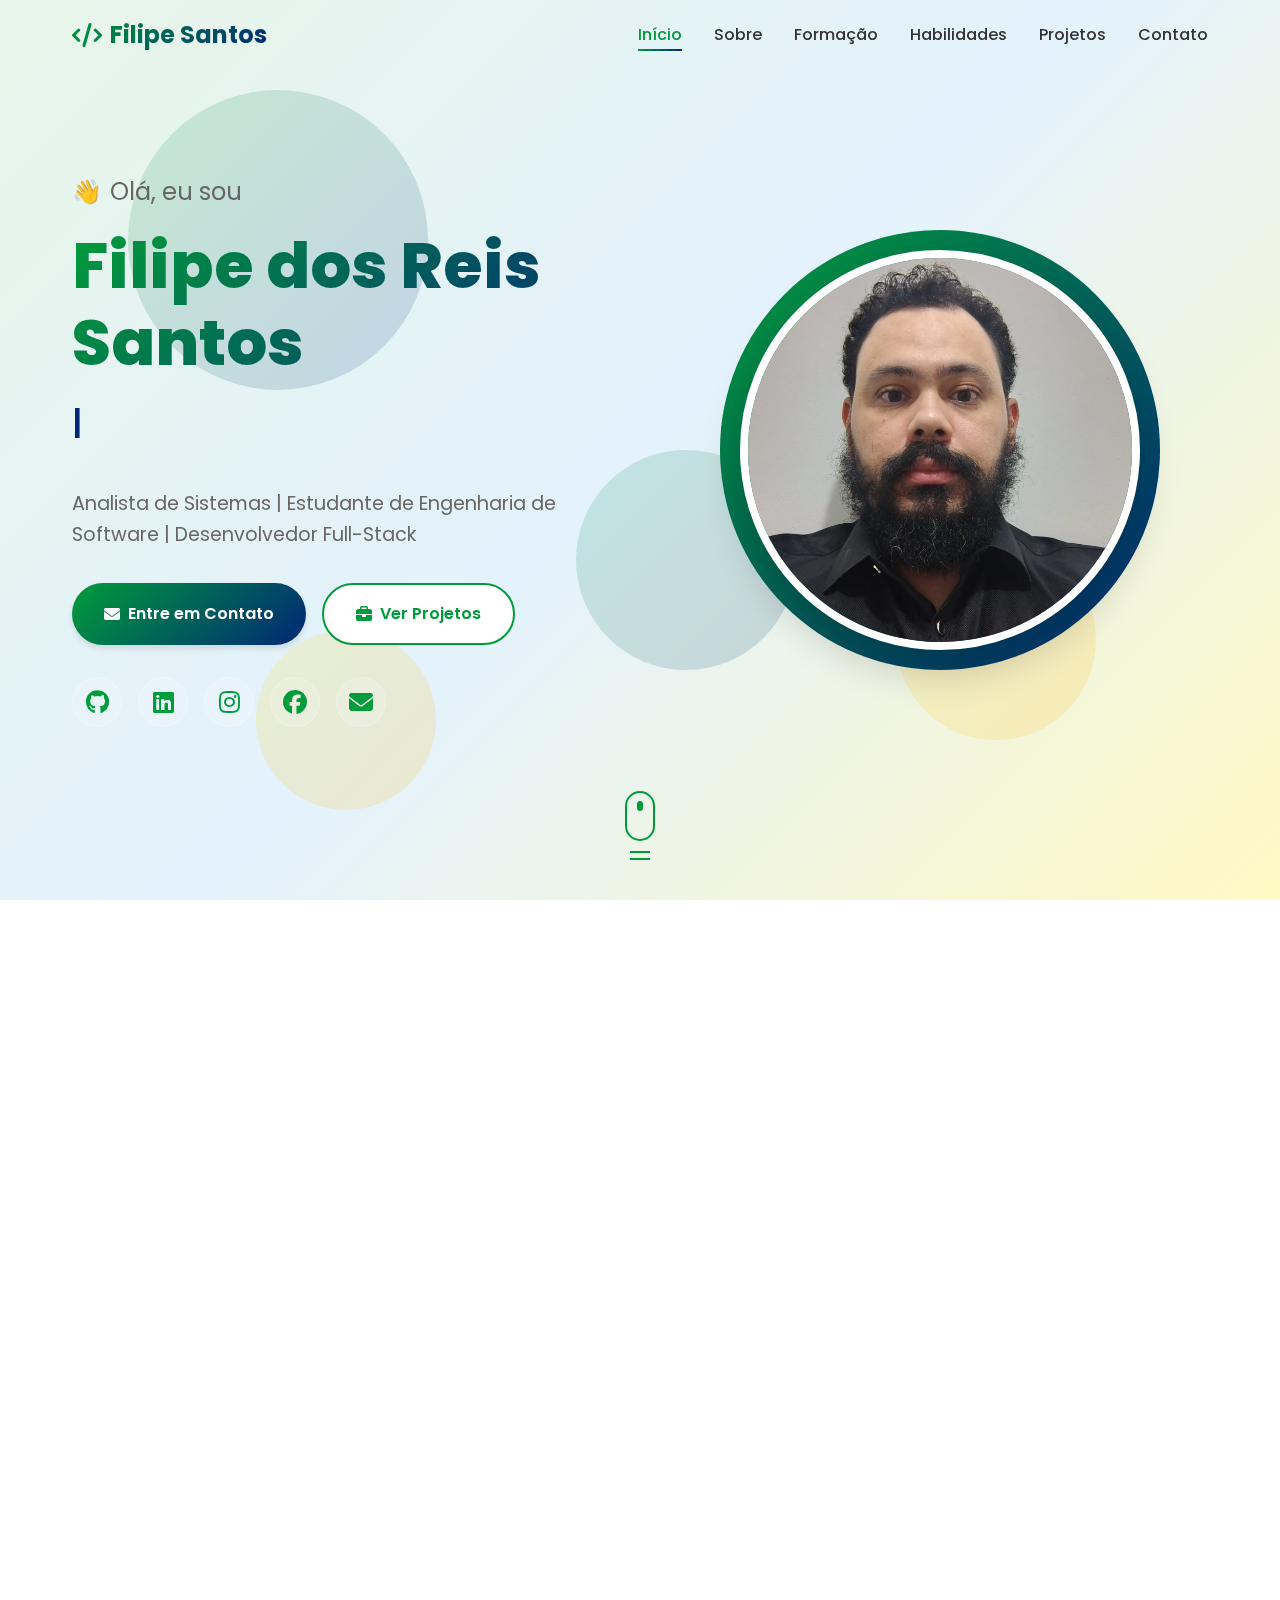
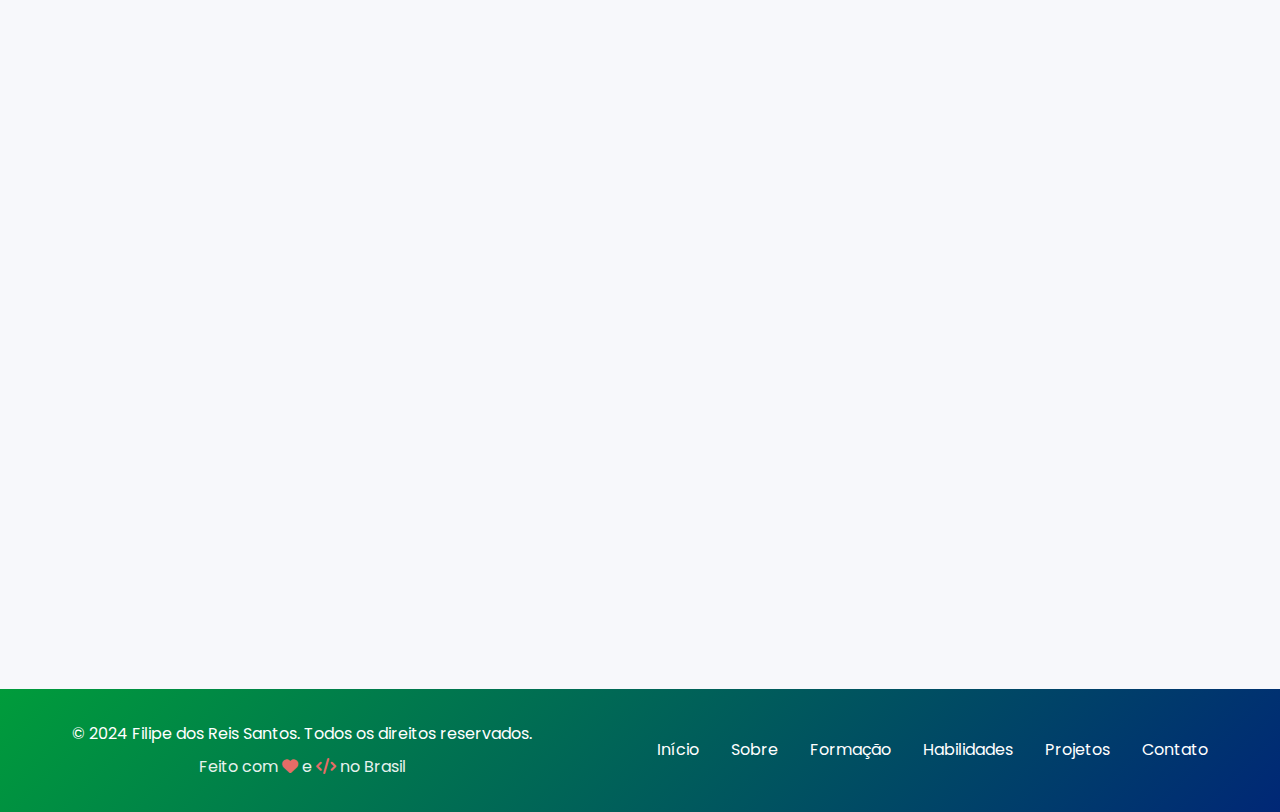
<file: index.html>
<!DOCTYPE html>
<html lang="pt-BR">
<head>
    <meta charset="UTF-8">
    <meta name="viewport" content="width=device-width, initial-scale=1.0">
    <meta name="description" content="Filipe dos Reis Santos - Analista de Sistemas & Estudante de Engenharia de Software | Desenvolvedor Full-Stack">
    <meta name="keywords" content="Filipe dos Reis Santos, Desenvolvedor, Engenharia de Software, Analista de Sistemas, Desenvolvimento Web">
    <meta name="author" content="Filipe dos Reis Santos">
    <title>Filipe dos Reis Santos | Portfólio de Desenvolvedor</title>
    
    <!-- Font Awesome -->
    <link rel="stylesheet" href="https://cdnjs.cloudflare.com/ajax/libs/font-awesome/6.4.0/css/all.min.css">
    
    <!-- Google Fonts -->
    <link href="https://fonts.googleapis.com/css2?family=Poppins:wght@300;400;500;600;700;800&family=Montserrat:wght@300;400;500;600;700;800&display=swap" rel="stylesheet">
    
    <!-- AOS Animation Library -->
    <link href="https://unpkg.com/aos@2.3.1/dist/aos.css" rel="stylesheet">
    
    <!-- Custom CSS -->
    <link rel="stylesheet" href="styles.css">
</head>
<body>
    <!-- Fundo Animado -->
    <div class="animated-background">
        <div class="circle circle-1"></div>
        <div class="circle circle-2"></div>
        <div class="circle circle-3"></div>
        <div class="circle circle-4"></div>
        <div class="circle circle-5"></div>
    </div>

    <!-- Navegação -->
    <nav class="navbar" id="navbar">
        <div class="container">
            <div class="nav-content">
                <div class="logo">
                    <i class="fas fa-code"></i>
                    <span>Filipe Santos</span>
                </div>
                <div class="nav-toggle" id="navToggle">
                    <span></span>
                    <span></span>
                    <span></span>
                </div>
                <ul class="nav-menu" id="navMenu">
                    <li><a href="#home" class="nav-link active">Início</a></li>
                    <li><a href="#about" class="nav-link">Sobre</a></li>
                    <li><a href="#education" class="nav-link">Formação</a></li>
                    <li><a href="#skills" class="nav-link">Habilidades</a></li>
                    <li><a href="#projects" class="nav-link">Projetos</a></li>
                    <li><a href="#contact" class="nav-link">Contato</a></li>
                </ul>
            </div>
        </div>
    </nav>

    <!-- Seção Hero -->
    <section id="home" class="hero">
        <div class="container">
            <div class="hero-content">
                <div class="hero-text" data-aos="fade-right" data-aos-duration="1000">
                    <div class="greeting">
                        <span class="wave">👋</span>
                        <span>Olá, eu sou</span>
                    </div>
                    <h1 class="name">
                        Filipe dos Reis Santos
                    </h1>
                    <div class="typed-container">
                        <span id="typed"></span>
                        <span class="cursor">|</span>
                    </div>
                    <p class="hero-description">
                        Analista de Sistemas | Estudante de Engenharia de Software | Desenvolvedor Full-Stack
                    </p>
                    <div class="hero-buttons">
                        <a href="#contact" class="btn btn-primary">
                            <i class="fas fa-envelope"></i> Entre em Contato
                        </a>
                        <a href="#projects" class="btn btn-secondary">
                            <i class="fas fa-briefcase"></i> Ver Projetos
                        </a>
                    </div>
                    <div class="social-links">
                        <a href="https://github.com/filipedosreissantos" target="_blank" class="social-icon" title="GitHub">
                            <i class="fab fa-github"></i>
                        </a>
                        <a href="https://www.linkedin.com/in/filipedosreissantos" target="_blank" class="social-icon" title="LinkedIn">
                            <i class="fab fa-linkedin"></i>
                        </a>
                        <a href="https://www.instagram.com/filipedosreissantos3" target="_blank" class="social-icon" title="Instagram">
                            <i class="fab fa-instagram"></i>
                        </a>
                        <a href="https://www.facebook.com/filipedosreissantos" target="_blank" class="social-icon" title="Facebook">
                            <i class="fab fa-facebook"></i>
                        </a>
                        <a href="mailto:miguelfilipedosreissantos@gmail.com" class="social-icon" title="Email">
                            <i class="fas fa-envelope"></i>
                        </a>
                    </div>
                </div>
                <div class="hero-image" data-aos="fade-left" data-aos-duration="1000">
                    <div class="image-container">
                        <img src="profile.jpg" alt="Filipe dos Reis Santos">
                        <div class="image-border"></div>
                    </div>
                </div>
            </div>
        </div>
        <div class="scroll-indicator">
            <div class="mouse">
                <div class="wheel"></div>
            </div>
            <div class="arrow">
                <span></span>
                <span></span>
            </div>
        </div>
    </section>

    <!-- Seção Sobre -->
    <section id="about" class="about">
        <div class="container">
            <div class="section-header" data-aos="fade-up">
                <h2 class="section-title">Sobre Mim</h2>
                <div class="section-divider"></div>
                <p class="section-subtitle">Transformando Ideias em Soluções Elegantes</p>
            </div>
            <div class="about-content">
                <div class="about-card glass-card" data-aos="fade-up" data-aos-delay="100">
                    <div class="card-icon">
                        <i class="fas fa-user-graduate"></i>
                    </div>
                    <h3>Formação</h3>
                    <p>
                        Sou um Analista de Sistemas dedicado e estudante de Engenharia de Software com paixão por criar 
                        soluções digitais inovadoras. Minha jornada na tecnologia é impulsionada pela curiosidade, 
                        aprendizado contínuo e o desejo de resolver problemas complexos através de código elegante.
                    </p>
                </div>
                <div class="about-card glass-card" data-aos="fade-up" data-aos-delay="200">
                    <div class="card-icon">
                        <i class="fas fa-laptop-code"></i>
                    </div>
                    <h3>Experiência</h3>
                    <p>
                        Especializado em desenvolvimento web full-stack, construo aplicações escaláveis do conceito à 
                        implantação. Minha experiência abrange tecnologias front-end, sistemas back-end, arquitetura de 
                        banco de dados e práticas modernas de desenvolvimento que priorizam a experiência do usuário e 
                        a qualidade do código.
                    </p>
                </div>
                <div class="about-card glass-card" data-aos="fade-up" data-aos-delay="300">
                    <div class="card-icon">
                        <i class="fas fa-rocket"></i>
                    </div>
                    <h3>Projeto em Destaque</h3>
                    <p>
                        Criador da <strong>Língua Academy</strong>, uma plataforma abrangente de aprendizado de idiomas 
                        online oferecendo cursos de Português, Espanhol, Francês, Italiano e Inglês. A plataforma possui 
                        autenticação de usuários, integração de pagamento, gerenciamento de cursos e uma experiência 
                        educacional envolvente.
                    </p>
                    <a href="https://www.linguaacademy.com.br/" target="_blank" class="project-link">
                        <i class="fas fa-external-link-alt"></i> Visitar Língua Academy
                    </a>
                </div>
            </div>
            <div class="stats-container" data-aos="fade-up" data-aos-delay="400">
                <div class="stat-item glass-card">
                    <div class="stat-number" data-target="5">0</div>
                    <div class="stat-label">Anos de Experiência</div>
                </div>
                <div class="stat-item glass-card">
                    <div class="stat-number" data-target="20">0</div>
                    <div class="stat-label">Projetos Concluídos</div>
                </div>
                <div class="stat-item glass-card">
                    <div class="stat-number" data-target="15">0</div>
                    <div class="stat-label">Tecnologias Dominadas</div>
                </div>
                <div class="stat-item glass-card">
                    <div class="stat-number" data-target="100">0</div>
                    <div class="stat-label">Satisfação do Cliente</div>
                </div>
            </div>
        </div>
    </section>

    <!-- Seção Formação Acadêmica -->
    <section id="education" class="education">
        <div class="container">
            <div class="section-header" data-aos="fade-up">
                <h2 class="section-title">Formação Acadêmica</h2>
                <div class="section-divider"></div>
                <p class="section-subtitle">Minha Jornada Educacional</p>
            </div>
            <div class="education-timeline">
                <!-- Card 1 - Engenharia de Software -->
                <div class="education-card glass-card" data-aos="fade-right" data-aos-delay="100">
                    <div class="education-icon">
                        <i class="fas fa-graduation-cap"></i>
                    </div>
                    <div class="education-content">
                        <span class="education-status current">Em Andamento</span>
                        <h3 class="education-degree">Bacharelado em Engenharia de Software</h3>
                        <p class="education-institution">
                            <i class="fas fa-university"></i> Centro Universitário Gran
                        </p>
                        <p class="education-period">
                            <i class="fas fa-calendar-alt"></i> 2025 - Presente
                        </p>
                        <p class="education-description">
                            Focado em desenvolvimento de software, arquitetura de sistemas, padrões de projeto, 
                            metodologias ágeis, engenharia de requisitos e gestão de projetos de software.
                        </p>
                        <div class="education-highlights">
                            <span class="highlight-tag"><i class="fas fa-check-circle"></i> Arquitetura de Software</span>
                            <span class="highlight-tag"><i class="fas fa-check-circle"></i> Desenvolvimento Ágil</span>
                            <span class="highlight-tag"><i class="fas fa-check-circle"></i> Padrões de Projeto</span>
                            <span class="highlight-tag"><i class="fas fa-check-circle"></i> Gestão de Projetos</span>
                        </div>
                    </div>
                </div>

                <!-- Card 2 - Análise de Sistemas -->
                <div class="education-card glass-card" data-aos="fade-left" data-aos-delay="200">
                    <div class="education-icon completed">
                        <i class="fas fa-certificate"></i>
                    </div>
                    <div class="education-content">
                        <span class="education-status completed">Concluído</span>
                        <h3 class="education-degree">Tecnólogo em Análise e Desenvolvimento de Sistemas</h3>
                        <p class="education-institution">
                            <i class="fas fa-university"></i> Universidade Pitágoras Unopar Anhanguera
                        </p>
                        <p class="education-period">
                            <i class="fas fa-calendar-alt"></i> 2022 - 2024
                        </p>
                        <p class="education-description">
                            Formação completa em análise de sistemas, desenvolvimento web, banco de dados, 
                            programação orientada a objetos e desenvolvimento de aplicações corporativas.
                        </p>
                        <div class="education-highlights">
                            <span class="highlight-tag"><i class="fas fa-check-circle"></i> Análise de Sistemas</span>
                            <span class="highlight-tag"><i class="fas fa-check-circle"></i> Banco de Dados</span>
                            <span class="highlight-tag"><i class="fas fa-check-circle"></i> Desenvolvimento Web</span>
                            <span class="highlight-tag"><i class="fas fa-check-circle"></i> POO</span>
                        </div>
                    </div>
                </div>

                <!-- Card 3 - Certificações e Cursos -->
                <div class="education-card glass-card" data-aos="fade-right" data-aos-delay="300">
                    <div class="education-icon">
                        <i class="fas fa-award"></i>
                    </div>
                    <div class="education-content">
                        <h3 class="education-degree">Certificações e Cursos Complementares</h3>
                        <p class="education-description">
                            Aprendizado contínuo através de cursos especializados e certificações profissionais 
                            em tecnologias modernas e melhores práticas de desenvolvimento.
                        </p>
                        <div class="certifications-list">
                            <div class="certification-item">
                                <i class="fas fa-star"></i>
                                <span>Desenvolvimento Full-Stack</span>
                            </div>
                            <div class="certification-item">
                                <i class="fas fa-star"></i>
                                <span>Segurança em Aplicações Web</span>
                            </div>
                            <div class="certification-item">
                                <i class="fas fa-star"></i>
                                <span>Arquitetura de Sistemas</span>
                            </div>
                            <div class="certification-item">
                                <i class="fas fa-star"></i>
                                <span>DevOps e CI/CD</span>
                            </div>
                            <div class="certification-item">
                                <i class="fas fa-star"></i>
                                <span>Metodologias Ágeis (Scrum/Kanban)</span>
                            </div>
                            <div class="certification-item">
                                <i class="fas fa-star"></i>
                                <span>Design Patterns</span>
                            </div>
                        </div>
                    </div>
                </div>
            </div>

            <!-- Competências Adquiridas -->
            <div class="skills-acquired" data-aos="fade-up" data-aos-delay="400">
                <h3 class="skills-acquired-title">
                    <i class="fas fa-lightbulb"></i> Competências Adquiridas na Formação
                </h3>
                <div class="skills-acquired-grid">
                    <div class="skill-acquired-item glass-card">
                        <i class="fas fa-code"></i>
                        <span>Programação Avançada</span>
                    </div>
                    <div class="skill-acquired-item glass-card">
                        <i class="fas fa-database"></i>
                        <span>Modelagem de Dados</span>
                    </div>
                    <div class="skill-acquired-item glass-card">
                        <i class="fas fa-project-diagram"></i>
                        <span>UML e Diagramação</span>
                    </div>
                    <div class="skill-acquired-item glass-card">
                        <i class="fas fa-cogs"></i>
                        <span>Engenharia de Software</span>
                    </div>
                    <div class="skill-acquired-item glass-card">
                        <i class="fas fa-shield-alt"></i>
                        <span>Segurança da Informação</span>
                    </div>
                    <div class="skill-acquired-item glass-card">
                        <i class="fas fa-tasks"></i>
                        <span>Gestão de Projetos</span>
                    </div>
                    <div class="skill-acquired-item glass-card">
                        <i class="fas fa-users"></i>
                        <span>Trabalho em Equipe</span>
                    </div>
                    <div class="skill-acquired-item glass-card">
                        <i class="fas fa-brain"></i>
                        <span>Pensamento Analítico</span>
                    </div>
                </div>
            </div>
        </div>
    </section>

    <!-- Seção Habilidades -->
    <section id="skills" class="skills">
        <div class="container">
            <div class="section-header" data-aos="fade-up">
                <h2 class="section-title">Habilidades & Tecnologias</h2>
                <div class="section-divider"></div>
                <p class="section-subtitle">Ferramentas que Uso para Dar Vida às Ideias</p>
            </div>
            <div class="skills-content">
                <div class="skill-category" data-aos="fade-up" data-aos-delay="100">
                    <h3 class="category-title">
                        <i class="fas fa-palette"></i> Front-End
                    </h3>
                    <div class="skills-grid">
                        <div class="skill-card glass-card">
                            <div class="skill-icon">
                                <i class="fab fa-html5"></i>
                            </div>
                            <div class="skill-name">HTML5</div>
                            <div class="skill-level">
                                <div class="skill-bar" data-level="95"></div>
                            </div>
                        </div>
                        <div class="skill-card glass-card">
                            <div class="skill-icon">
                                <i class="fab fa-css3-alt"></i>
                            </div>
                            <div class="skill-name">CSS3</div>
                            <div class="skill-level">
                                <div class="skill-bar" data-level="90"></div>
                            </div>
                        </div>
                        <div class="skill-card glass-card">
                            <div class="skill-icon">
                                <i class="fab fa-js"></i>
                            </div>
                            <div class="skill-name">JavaScript</div>
                            <div class="skill-level">
                                <div class="skill-bar" data-level="88"></div>
                            </div>
                        </div>
                        <div class="skill-card glass-card">
                            <div class="skill-icon">
                                <i class="fab fa-bootstrap"></i>
                            </div>
                            <div class="skill-name">Bootstrap</div>
                            <div class="skill-level">
                                <div class="skill-bar" data-level="85"></div>
                            </div>
                        </div>
                    </div>
                </div>

                <div class="skill-category" data-aos="fade-up" data-aos-delay="200">
                    <h3 class="category-title">
                        <i class="fas fa-server"></i> Back-End
                    </h3>
                    <div class="skills-grid">
                        <div class="skill-card glass-card">
                            <div class="skill-icon">
                                <i class="fab fa-php"></i>
                            </div>
                            <div class="skill-name">PHP</div>
                            <div class="skill-level">
                                <div class="skill-bar" data-level="92"></div>
                            </div>
                        </div>
                        <div class="skill-card glass-card">
                            <div class="skill-icon">
                                <i class="fab fa-python"></i>
                            </div>
                            <div class="skill-name">Python</div>
                            <div class="skill-level">
                                <div class="skill-bar" data-level="80"></div>
                            </div>
                        </div>
                        <div class="skill-card glass-card">
                            <div class="skill-icon">
                                <i class="fas fa-database"></i>
                            </div>
                            <div class="skill-name">MySQL</div>
                            <div class="skill-level">
                                <div class="skill-bar" data-level="90"></div>
                            </div>
                        </div>
                        <div class="skill-card glass-card">
                            <div class="skill-icon">
                                <i class="fas fa-code-branch"></i>
                            </div>
                            <div class="skill-name">REST API</div>
                            <div class="skill-level">
                                <div class="skill-bar" data-level="85"></div>
                            </div>
                        </div>
                    </div>
                </div>

                <div class="skill-category" data-aos="fade-up" data-aos-delay="300">
                    <h3 class="category-title">
                        <i class="fas fa-tools"></i> Ferramentas & Outros
                    </h3>
                    <div class="skills-grid">
                        <div class="skill-card glass-card">
                            <div class="skill-icon">
                                <i class="fab fa-git-alt"></i>
                            </div>
                            <div class="skill-name">Git</div>
                            <div class="skill-level">
                                <div class="skill-bar" data-level="88"></div>
                            </div>
                        </div>
                        <div class="skill-card glass-card">
                            <div class="skill-icon">
                                <i class="fab fa-github"></i>
                            </div>
                            <div class="skill-name">GitHub</div>
                            <div class="skill-level">
                                <div class="skill-bar" data-level="90"></div>
                            </div>
                        </div>
                        <div class="skill-card glass-card">
                            <div class="skill-icon">
                                <i class="fas fa-mobile-alt"></i>
                            </div>
                            <div class="skill-name">Design Responsivo</div>
                            <div class="skill-level">
                                <div class="skill-bar" data-level="95"></div>
                            </div>
                        </div>
                        <div class="skill-card glass-card">
                            <div class="skill-icon">
                                <i class="fas fa-shield-alt"></i>
                            </div>
                            <div class="skill-name">Segurança Web</div>
                            <div class="skill-level">
                                <div class="skill-bar" data-level="85"></div>
                            </div>
                        </div>
                    </div>
                </div>
            </div>
        </div>
    </section>

    <!-- Seção Projetos -->
    <section id="projects" class="projects">
        <div class="container">
            <div class="section-header" data-aos="fade-up">
                <h2 class="section-title">Projetos em Destaque</h2>
                <div class="section-divider"></div>
                <p class="section-subtitle">Mostrando Meu Melhor Trabalho</p>
            </div>
            <div class="projects-grid" id="projectsContainer">
                <!-- Projeto em Destaque - Língua Academy -->
                <div class="project-card glass-card featured-project" data-aos="fade-up" data-aos-delay="100">
                    <div class="project-badge">Destaque</div>
                    <div class="project-image">
                        <img src="lingua academy.png" alt="Língua Academy">
                        <div class="project-overlay">
                            <div class="project-links">
                                <a href="https://www.linguaacademy.com.br/" target="_blank" class="project-link-btn">
                                    <i class="fas fa-external-link-alt"></i>
                                </a>
                            </div>
                        </div>
                    </div>
                    <div class="project-content">
                        <h3 class="project-title">Língua Academy</h3>
                        <p class="project-description">
                            Plataforma abrangente de aprendizado de idiomas online oferecendo cursos de Português, Espanhol, 
                            Francês, Italiano e Inglês. Possui autenticação de usuários, integração de pagamento (PagSeguro & 
                            MercadoPago), gerenciamento de cursos e uma experiência educacional envolvente com design moderno.
                        </p>
                        <div class="project-tags">
                            <span class="tag">PHP</span>
                            <span class="tag">MySQL</span>
                            <span class="tag">JavaScript</span>
                            <span class="tag">Integração de Pagamento</span>
                            <span class="tag">Full-Stack</span>
                        </div>
                    </div>
                </div>

                <!-- Projetos do GitHub serão carregados aqui dinamicamente -->
            </div>
            <div class="view-more" data-aos="fade-up">
                <a href="https://github.com/filipedosreissantos" target="_blank" class="btn btn-primary">
                    <i class="fab fa-github"></i> Ver Todos os Projetos no GitHub
                </a>
            </div>
        </div>
    </section>

    <!-- Seção Contato -->
    <section id="contact" class="contact">
        <div class="container">
            <div class="section-header" data-aos="fade-up">
                <h2 class="section-title">Entre em Contato</h2>
                <div class="section-divider"></div>
                <p class="section-subtitle">Vamos Construir Algo Incrível Juntos</p>
            </div>
            <div class="contact-content">
                <div class="contact-info" data-aos="fade-right">
                    <div class="contact-card glass-card">
                        <div class="contact-icon">
                            <i class="fas fa-envelope"></i>
                        </div>
                        <h3>Email</h3>
                        <p>miguelfilipedosreissantos@gmail.com</p>
                        <a href="mailto:miguelfilipedosreissantos@gmail.com" class="contact-link">
                            Enviar Email <i class="fas fa-arrow-right"></i>
                        </a>
                    </div>
                    <div class="contact-card glass-card">
                        <div class="contact-icon">
                            <i class="fas fa-map-marker-alt"></i>
                        </div>
                        <h3>Localização</h3>
                        <p>Brasil 🇧🇷</p>
                    </div>
                    <div class="contact-card glass-card">
                        <div class="contact-icon">
                            <i class="fas fa-share-alt"></i>
                        </div>
                        <h3>Redes Sociais</h3>
                        <div class="social-grid">
                            <a href="https://github.com/filipedosreissantos" target="_blank" title="GitHub">
                                <i class="fab fa-github"></i>
                            </a>
                            <a href="https://www.linkedin.com/in/filipedosreissantos" target="_blank" title="LinkedIn">
                                <i class="fab fa-linkedin"></i>
                            </a>
                            <a href="https://www.instagram.com/filipedosreissantos3" target="_blank" title="Instagram">
                                <i class="fab fa-instagram"></i>
                            </a>
                            <a href="https://www.facebook.com/filipedosreissantos" target="_blank" title="Facebook">
                                <i class="fab fa-facebook"></i>
                            </a>
                        </div>
                    </div>
                </div>
                <div class="contact-form-container" data-aos="fade-left">
                    <form class="contact-form glass-card" id="contactForm">
                        <div class="form-group">
                            <label for="name">
                                <i class="fas fa-user"></i> Nome
                            </label>
                            <input type="text" id="name" name="name" required>
                        </div>
                        <div class="form-group">
                            <label for="email">
                                <i class="fas fa-envelope"></i> Email
                            </label>
                            <input type="email" id="email" name="email" required>
                        </div>
                        <div class="form-group">
                            <label for="subject">
                                <i class="fas fa-tag"></i> Assunto
                            </label>
                            <input type="text" id="subject" name="subject" required>
                        </div>
                        <div class="form-group">
                            <label for="message">
                                <i class="fas fa-comment"></i> Mensagem
                            </label>
                            <textarea id="message" name="message" rows="5" required></textarea>
                        </div>
                        <button type="submit" class="btn btn-primary btn-block">
                            <i class="fas fa-paper-plane"></i> Enviar Mensagem
                        </button>
                    </form>
                </div>
            </div>
        </div>
    </section>

    <!-- Rodapé -->
    <footer class="footer">
        <div class="container">
            <div class="footer-content">
                <div class="footer-text">
                    <p>&copy; 2024 Filipe dos Reis Santos. Todos os direitos reservados.</p>
                    <p class="footer-tagline">Feito com <i class="fas fa-heart"></i> e <i class="fas fa-code"></i> no Brasil</p>
                </div>
                <div class="footer-links">
                    <a href="#home">Início</a>
                    <a href="#about">Sobre</a>
                    <a href="#education">Formação</a>
                    <a href="#skills">Habilidades</a>
                    <a href="#projects">Projetos</a>
                    <a href="#contact">Contato</a>
                </div>
            </div>
        </div>
    </footer>

    <!-- Botão Voltar ao Topo -->
    <button id="scrollTop" class="scroll-top">
        <i class="fas fa-arrow-up"></i>
    </button>

    <!-- Scripts -->
    <script src="https://unpkg.com/aos@2.3.1/dist/aos.js"></script>
    <script src="script.js"></script>
</body>
</html>
</file>
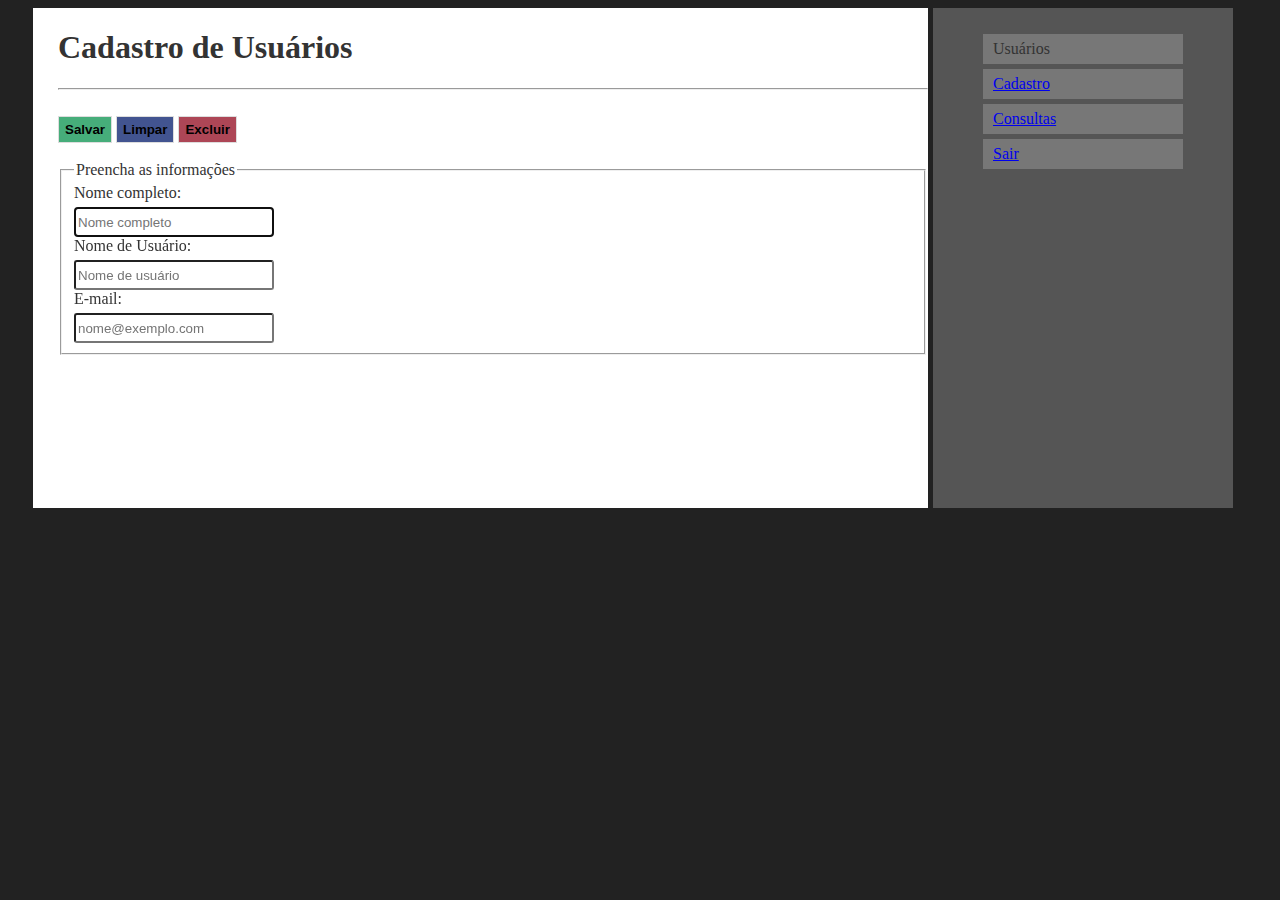
<file: cadastro.html>
<!DOCTYPE html>
<html>
  <head>
    <meta charset="utf-8">
    <title>Cadastro</title>
    <link rel="stylesheet" href="_css/cadastro.css"/>
  </head>
  <body>
    <section>
      <div class="container">

        <nav>
          <ul class="menu">
            <li>Usuários</li>
            <a href="cadastro.html"><li>Cadastro</li></a>
            <a href="consultas.php"><li>Consultas</li></a>
            <a href="login.html"><li>Sair</li></a>
          </ul>
        </nav>

        <section>
          <h1>Cadastro de Usuários</h1><hr><br>

          <form action="cadastro.php" method="post">
            <input type="submit" class="btn salvar" value="Salvar">
            <input type="reset" class="btn limpar"  value="Limpar">
            <input type="button" class="btn excluir" value="Excluir"><br><br>
            <fieldset>
              <legend>Preencha as informações</legend>
              Nome completo:<br>
              <input type="text" name="nome" class="campo" placeholder="Nome completo" maxlength="70" required autofocus>
              <br>Nome de Usuário:<br>
              <input type="text" name="usuario" class="campo" placeholder="Nome de usuário" maxlength="10" required><br>
              E-mail:<br>
              <input type="email" name="email" class="campo" placeholder="nome@exemplo.com" maxlength="40" required><br>
            </fieldset>
            </form>
        </section>

      </div>
    </section>
  </body>
</html>
</file>
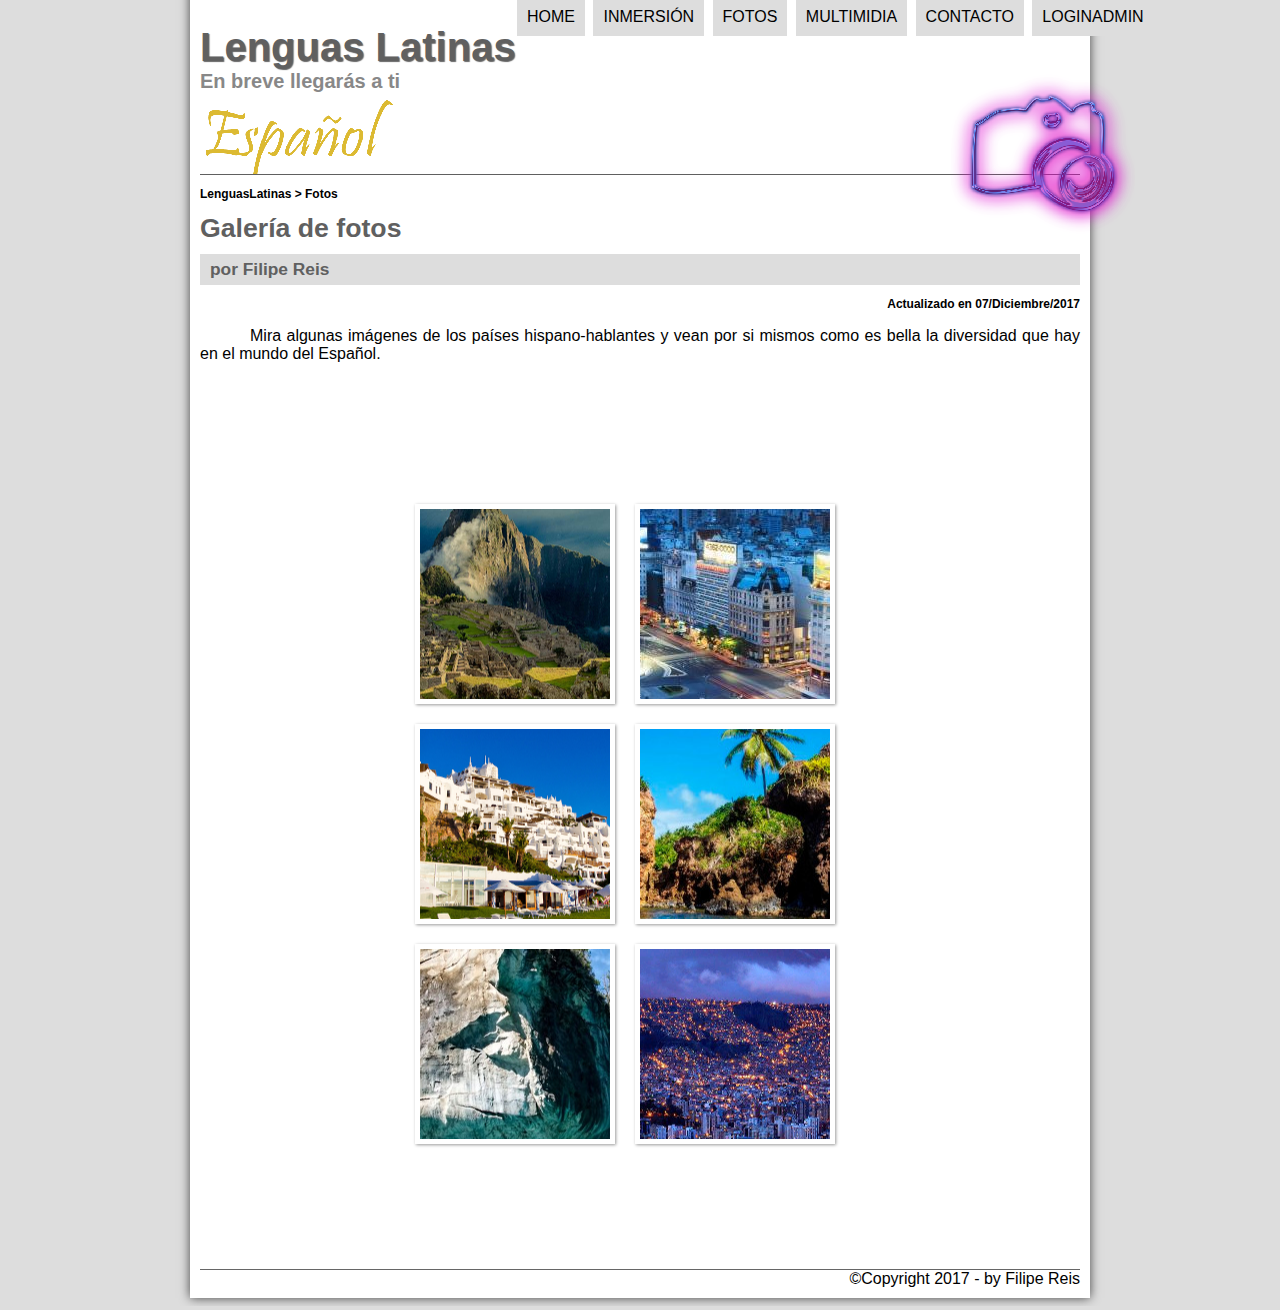
<file: fotos.html>
<!DOCTYPE html>
<html lang="es">
  <head>
    <meta charset="UTF-8">
    <title>Lenguas Latinas</title>
    <link rel="stylesheet" type="text/css" href="_css/estilo.css"/>
    <link rel="stylesheet" type="text/css" href="_css/fotos.css"/>
    <script language="javascript" src="_javascript/funcoes.js"></script>
  </head>
  <body>
    <div id="interface">
      <header id="encabezado">
        <hgroup>
          <h1>Lenguas Latinas</h1>
          <h2>En breve llegarás a ti</h2>
        </hgroup>
        <figure class="">
          <img id="imagenHome" src="_imagens/fotos.png"/>
        </figure>
       <nav id="menu">
         <h1>Menú Principal</h1>
         <ul>
            <li onmouseover="cambiarFotoDelMenu('_imagens/home.png')" onmouseout="cambiarFotoDelMenu('_imagens/fotos.png')"><a href="index.html">Home</a></li>
            <li onmouseover="cambiarFotoDelMenu('_imagens/especificacoes.png')" onmouseout="cambiarFotoDelMenu('_imagens/fotos.png')"><a href="specs.html">Inmersión</a></li>
            <li onmouseover="cambiarFotoDelMenu('_imagens/fotos.png')" onmouseout="cambiarFotoDelMenu('_imagens/fotos.png')"><a href="fotos.html">Fotos</a></li>
            <li onmouseover="cambiarFotoDelMenu('_imagens/multimidia.png')" onmouseout="cambiarFotoDelMenu('_imagens/fotos.png')"><a href="multimidia.html">Multimidia</a></li>
            <li onmouseover="cambiarFotoDelMenu('_imagens/contato.png')" onmouseout="cambiarFotoDelMenu('_imagens/fotos.png')"><a href="fale-conosco.php">Contacto</a></li>
            <li><a href="login.html">LoginAdmin</a></li>
         </ul>
        </nav>
      </header>

      <section id="full-body">
        <article id="noticia">
            <header id="cabarticle">
                <hgroup>
                    <h3>LenguasLatinas > Fotos</h1>
                    <h1>Galería de fotos</h1>
                    <h2>por Filipe Reis</h2>
                    <h3 class="derecha">Actualizado en 07/Diciembre/2017</h3>
                </hgroup>
            </header>

    <p>Mira algunas imágenes de los países hispano-hablantes y vean por si mismos como es bella la diversidad que hay en el mundo del Español.</p>

    <ul id="galeriafotos">
      <li id="fotos001"><span>Perú</span></li>
      <li id="fotos002"><span>Argentina</span></li>
      <li id="fotos003"><span>Uruguay</span></li>
      <li id="fotos004"><span>Colombia</span></li>
      <li id="fotos005"><span>Chile</span></li>
      <li id="fotos006"><span>Bolivia</span></li>
    </ul>

    </article>
    </section>
      <footer id="rodape">
        &copy;Copyright 2017 - by Filipe Reis
      </footer>
    </div>
  <body>
<html>
</file>
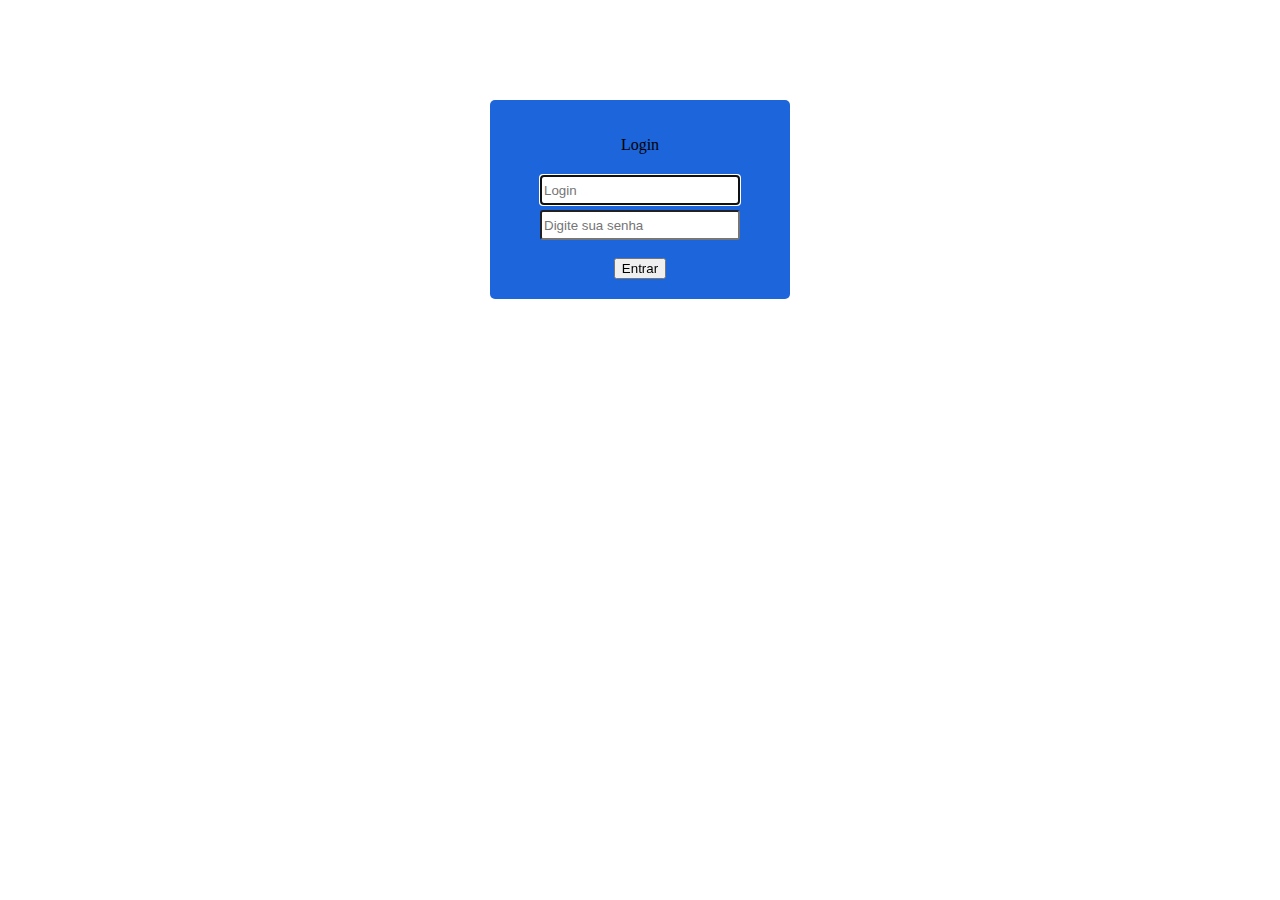
<file: login.html>
<!DOCTYPE html>
<html>
  <head>
    <meta charset="utf-8">
    <title>Login</title>
    <link rel="stylesheet" href="login.css"/>
  </head>
  <body>
    <section>
      <form action="login.php" method="post">
        <p>Login</p>
        <input type="text" class="campo" name="login" maxlength="10" placeholder="Login" required autofocus/><br/>
        <input type="password" class="campo" name="senha"  maxlength="8" placeholder="Digite sua senha" required><br/><br/>
        <input type="submit" name="" value="Entrar">
      </form>
    </section>
  </body>
</html>
</file>
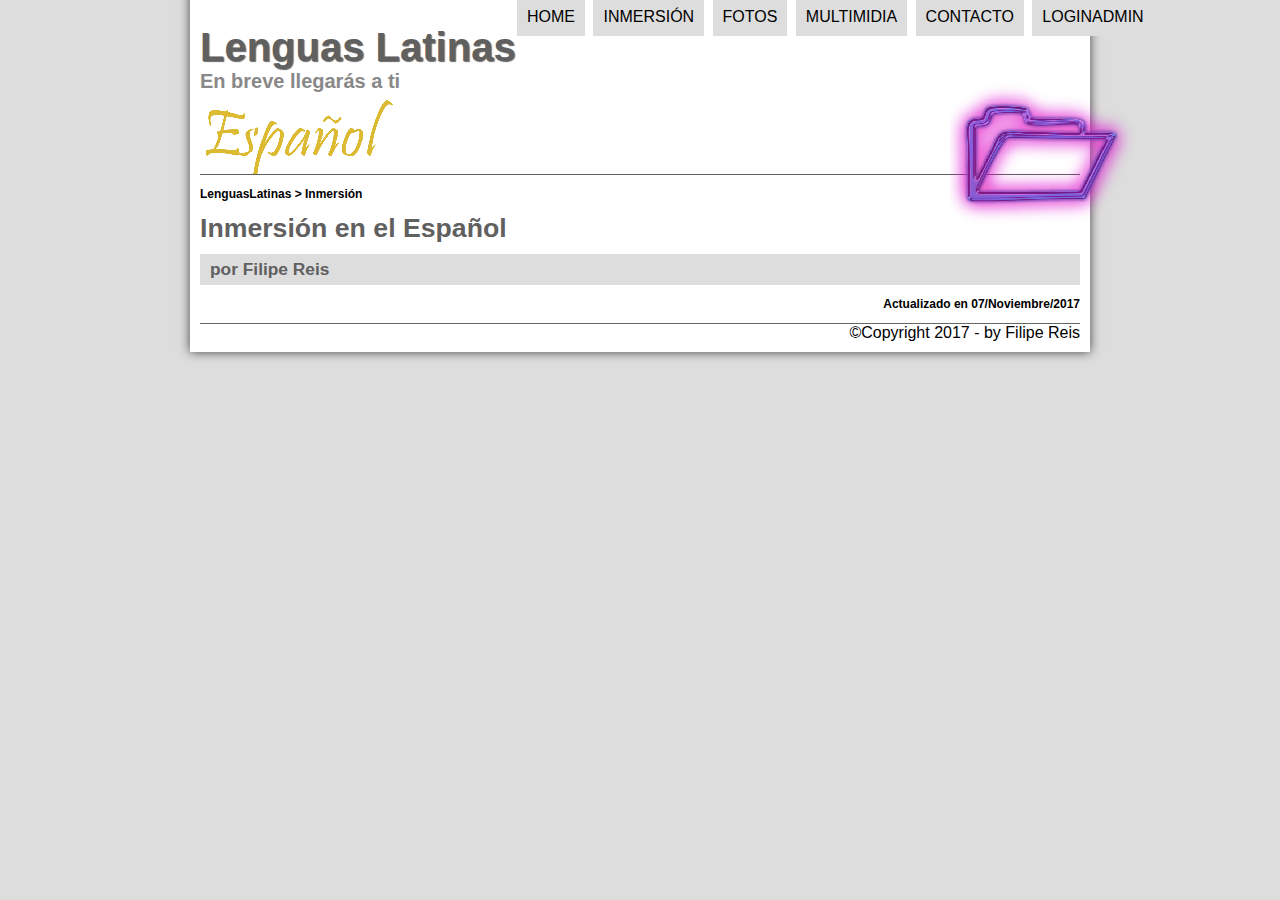
<file: specs.html>
<!DOCTYPE html>
<html lang="es">
  <head>
    <meta charset="UTF-8">
    <title>Lenguas Latinas</title>
    <link rel="stylesheet" type="text/css" href="estilo.css"/>
    <link rel="stylesheet" type="text/css" href="specs.css"/>
    <script language="javascript" src="funcoes.js"></script>
  </head>
  <body>
    <div id="interface">
      <header id="encabezado">
        <hgroup>
          <h1>Lenguas Latinas</h1>
          <h2>En breve llegarás a ti</h2>
        </hgroup>
        <figure class="">
          <img id="imagenHome" src="especificacoes.png"/>
        </figure>
       <nav id="menu">
         <h1>Menú Principal</h1>
         <ul>
            <li onmouseover="cambiarFotoDelMenu('home.png')" onmouseout="cambiarFotoDelMenu('especificacoes.png')"><a href="index.html">Home</a></li>
            <li onmouseover="cambiarFotoDelMenu('especificacoes.png')" onmouseout="cambiarFotoDelMenu('especificacoes.png')"><a href="specs.html">Inmersión</a></li>
            <li onmouseover="cambiarFotoDelMenu('fotos.png')" onmouseout="cambiarFotoDelMenu('especificacoes.png')"><a href="fotos.html">Fotos</a></li>
            <li onmouseover="cambiarFotoDelMenu('multimidia.png')" onmouseout="cambiarFotoDelMenu('especificacoes.png')"><a href="multimidia.html">Multimidia</a></li>
            <li onmouseover="cambiarFotoDelMenu('contato.png')" onmouseout="cambiarFotoDelMenu('especificacoes.png')"><a href="fale-conosco.php">Contacto</a></li>
            <li><a href="login.html">LoginAdmin</a></li>
         </ul>
        </nav>
      </header>

      <section id="full-body">
        <article id="noticia">
            <header id="cabarticle">
                <hgroup>
                    <h3>LenguasLatinas > Inmersión</h1>
                    <h1>Inmersión en el Español</h1>
                    <h2>por Filipe Reis</h2>
                    <h3 class="derecha">Actualizado en 07/Noviembre/2017</h3>

      <footer id="rodape">
        &copy;Copyright 2017 - by Filipe Reis
      </footer>
    </div>
  <body>
<html>
</file>
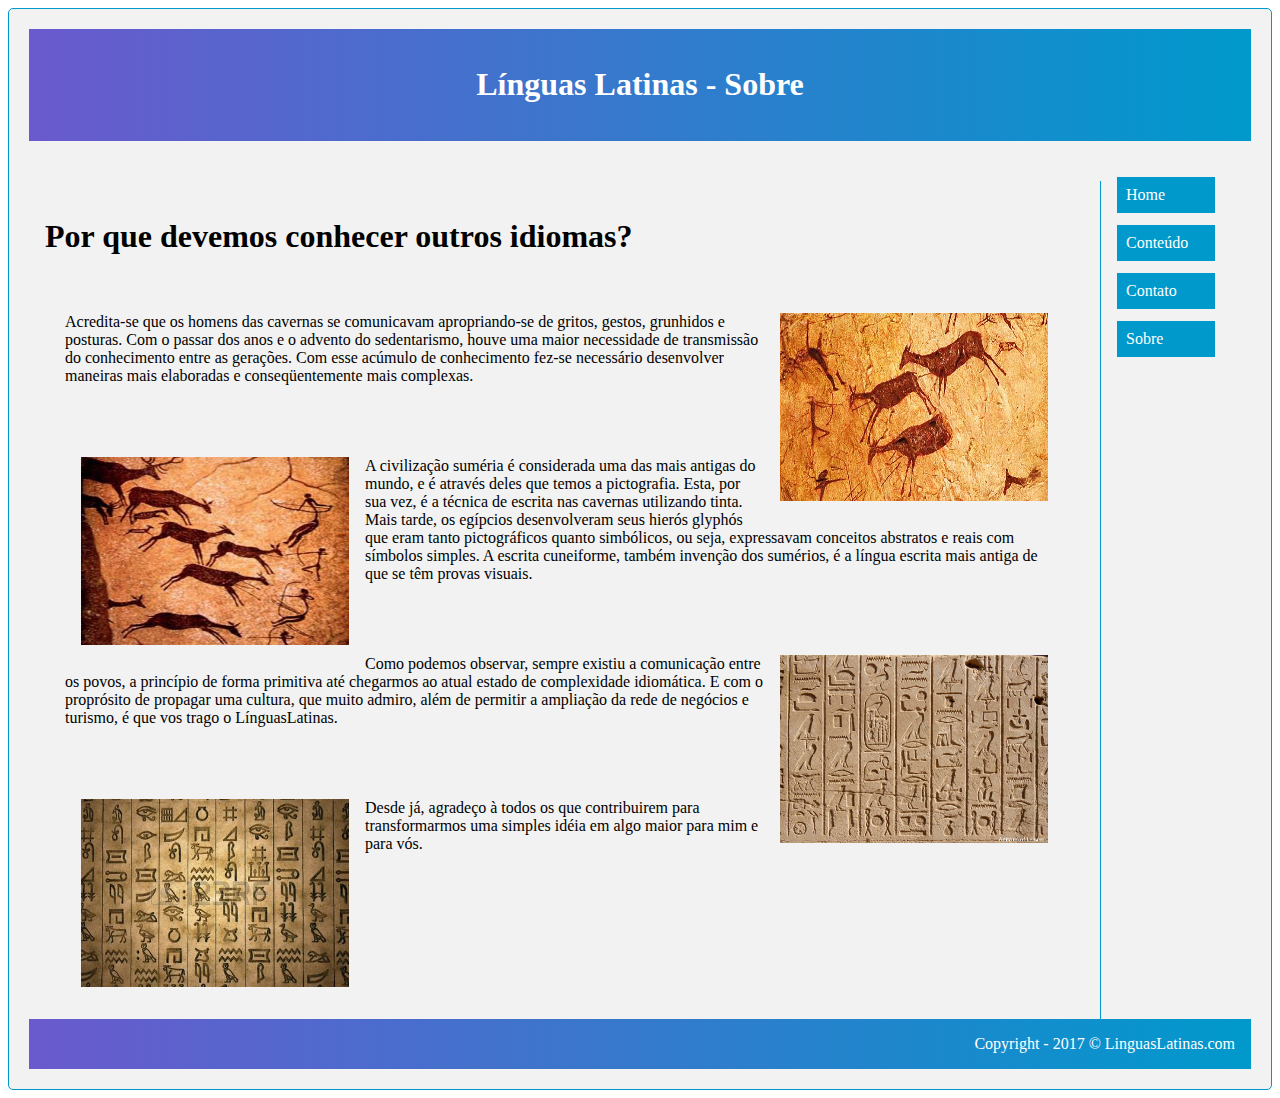
<file: firstVersion/llsobre.html>
<!--
UNIVERSIDADE FEDERAL DA FRONTEIRA SUL
DISCENTE: FILIPE DOS REIS SANTOS - 1521100007
DOCENTE: PRISCILA DELABETHA
DISCIPLINA: PROGRAMAÇÃO DE COMPUTADORES II - 2017/2
-->
<!DOCTYPE html>
<html>
<head>
	<title>Línguas Latinas - Sobre</title>
	<meta charset="utf-8">
	<meta name="viewport" content="width=device-width, initial-scale=1">
	<link rel="stylesheet" type="text/css" href="css/llsobre.css">
</head>
<body>
	<div class="container">
		<header>
			<b><h1>Línguas Latinas - Sobre</h1></b>
		</header>
		<div class="clearfix">
			<nav>
				<ul>
					<li><a href="#home">Home</a></li>
					<li><a href="#conteudo">Conteúdo</a></li>
					<li><a href="llcontato.html">Contato</a></li>
					<li><a href="llsobre.html">Sobre</a></li>
				</ul>
			</nav>	
		</div>
		
		<article>
			<h1>Por que devemos conhecer outros idiomas?</h1>
			<div>
			<img id="p1" src="img/pic001.jpg">
			<p>Acredita-se que os homens das cavernas se comunicavam apropriando-se de gritos, gestos, grunhidos e posturas. Com o passar dos anos e o advento do sedentarismo, houve uma maior necessidade de transmissão do conhecimento entre as gerações. Com esse acúmulo de conhecimento fez-se necessário desenvolver maneiras mais elaboradas e conseqüentemente mais complexas.</p>
			</div>
			<div>
			<img id="p2" src="img/pic002.jpg">
			<p>A civilização suméria é considerada uma das mais antigas do mundo, e é através deles que temos a pictografia. Esta, por sua vez, é a técnica de escrita nas cavernas utilizando tinta. Mais tarde, os egípcios desenvolveram seus hierós glyphós que eram tanto pictográficos quanto simbólicos, ou seja, expressavam conceitos abstratos e reais com símbolos simples. A escrita cuneiforme, também invenção dos sumérios, é a língua escrita mais antiga de que se têm provas visuais.</p>
			</div>
			<div>
			<img id="p3"src="img/pic003.jpg">
			<p>Como podemos observar, sempre existiu a comunicação entre os povos, a princípio de forma primitiva até chegarmos ao atual estado de complexidade idiomática. E com o proprósito de propagar uma cultura, que muito admiro, além de permitir a ampliação da rede de negócios e 
			turismo, é que vos trago o LínguasLatinas.</p>
			</div>
			<div>
			<img id="p4" src="img/pic004.jpg">
			<p>Desde já, agradeço à todos os que contribuirem para transformarmos uma simples idéia em algo maior para mim e para vós.</p>
		</article>
		<footer>Copyright - 2017 &copy; LinguasLatinas.com</footer>
	</div>
</body>
</html>
</file>
<file: styles.css>
/* ====================================
   CSS Variables - Brazilian Colors Theme
   ==================================== */
:root {
    /* Brazilian Colors */
    --color-green: #009c3b;
    --color-yellow: #ffdf00;
    --color-blue: #002776;
    --color-white: #ffffff;
    --color-light: #f8f9fa;
    
    /* Gradients */
    --gradient-primary: linear-gradient(135deg, var(--color-green) 0%, var(--color-blue) 100%);
    --gradient-secondary: linear-gradient(135deg, var(--color-yellow) 0%, #ffa500 100%);
    --gradient-hero: linear-gradient(135deg, rgba(0, 156, 59, 0.9) 0%, rgba(0, 39, 118, 0.9) 100%);
    
    /* Shadows */
    --shadow-sm: 0 2px 4px rgba(0, 0, 0, 0.1);
    --shadow-md: 0 4px 6px rgba(0, 0, 0, 0.1);
    --shadow-lg: 0 10px 25px rgba(0, 0, 0, 0.15);
    --shadow-xl: 0 20px 40px rgba(0, 0, 0, 0.2);
    
    /* Glassmorphism */
    --glass-bg: rgba(255, 255, 255, 0.15);
    --glass-border: rgba(255, 255, 255, 0.25);
    --glass-shadow: 0 8px 32px rgba(0, 0, 0, 0.1);
    
    /* Spacing */
    --spacing-xs: 0.5rem;
    --spacing-sm: 1rem;
    --spacing-md: 2rem;
    --spacing-lg: 4rem;
    --spacing-xl: 6rem;
    
    /* Typography */
    --font-primary: 'Poppins', sans-serif;
    --font-secondary: 'Montserrat', sans-serif;
    
    /* Transitions */
    --transition-fast: 0.2s ease;
    --transition-medium: 0.3s ease;
    --transition-slow: 0.5s ease;
}

/* ====================================
   Reset & Base Styles
   ==================================== */
* {
    margin: 0;
    padding: 0;
    box-sizing: border-box;
}

html {
    scroll-behavior: smooth;
    overflow-x: hidden;
}

body {
    font-family: var(--font-primary);
    background: var(--color-white);
    color: #333;
    line-height: 1.6;
    overflow-x: hidden;
}

/* ====================================
   Animated Background
   ==================================== */
.animated-background {
    position: fixed;
    top: 0;
    left: 0;
    width: 100%;
    height: 100%;
    z-index: -1;
    background: linear-gradient(135deg, #e8f5e9 0%, #e3f2fd 50%, #fff9c4 100%);
    overflow: hidden;
}

.circle {
    position: absolute;
    border-radius: 50%;
    background: var(--gradient-primary);
    opacity: 0.15;
    animation: float 20s infinite ease-in-out;
}

.circle-1 {
    width: 300px;
    height: 300px;
    top: 10%;
    left: 10%;
    animation-delay: 0s;
}

.circle-2 {
    width: 200px;
    height: 200px;
    top: 60%;
    left: 70%;
    background: var(--gradient-secondary);
    animation-delay: 2s;
}

.circle-3 {
    width: 250px;
    height: 250px;
    top: 30%;
    left: 60%;
    animation-delay: 4s;
}

.circle-4 {
    width: 180px;
    height: 180px;
    top: 70%;
    left: 20%;
    background: var(--gradient-secondary);
    animation-delay: 6s;
}

.circle-5 {
    width: 220px;
    height: 220px;
    top: 50%;
    left: 45%;
    animation-delay: 8s;
}

@keyframes float {
    0%, 100% {
        transform: translate(0, 0) scale(1);
    }
    25% {
        transform: translate(30px, -30px) scale(1.1);
    }
    50% {
        transform: translate(-20px, 20px) scale(0.9);
    }
    75% {
        transform: translate(20px, 30px) scale(1.05);
    }
}

/* ====================================
   Utility Classes
   ==================================== */
.container {
    max-width: 1200px;
    margin: 0 auto;
    padding: 0 var(--spacing-md);
}

.glass-card {
    background: var(--glass-bg);
    backdrop-filter: blur(10px);
    -webkit-backdrop-filter: blur(10px);
    border: 1px solid var(--glass-border);
    border-radius: 20px;
    box-shadow: var(--glass-shadow);
    transition: all var(--transition-medium);
}

.glass-card:hover {
    transform: translateY(-5px);
    box-shadow: 0 12px 40px rgba(0, 0, 0, 0.15);
}

.section-header {
    text-align: center;
    margin-bottom: var(--spacing-lg);
}

.section-title {
    font-size: 3rem;
    font-weight: 700;
    background: var(--gradient-primary);
    -webkit-background-clip: text;
    -webkit-text-fill-color: transparent;
    background-clip: text;
    margin-bottom: var(--spacing-sm);
}

.section-divider {
    width: 80px;
    height: 4px;
    background: var(--gradient-primary);
    margin: 0 auto var(--spacing-sm);
    border-radius: 2px;
}

.section-subtitle {
    font-size: 1.2rem;
    color: #666;
    font-weight: 400;
}

/* ====================================
   Navigation
   ==================================== */
.navbar {
    position: fixed;
    top: 0;
    left: 0;
    width: 100%;
    padding: 1rem 0;
    z-index: 1000;
    transition: all var(--transition-medium);
}

.navbar.scrolled {
    background: rgba(255, 255, 255, 0.95);
    backdrop-filter: blur(10px);
    box-shadow: var(--shadow-md);
}

.nav-content {
    display: flex;
    justify-content: space-between;
    align-items: center;
}

.logo {
    display: flex;
    align-items: center;
    gap: 0.5rem;
    font-size: 1.5rem;
    font-weight: 700;
    background: var(--gradient-primary);
    -webkit-background-clip: text;
    -webkit-text-fill-color: transparent;
    background-clip: text;
}

.logo i {
    color: var(--color-green);
}

.nav-toggle {
    display: none;
    flex-direction: column;
    gap: 5px;
    cursor: pointer;
    z-index: 1001;
}

.nav-toggle span {
    width: 25px;
    height: 3px;
    background: var(--color-green);
    border-radius: 3px;
    transition: all var(--transition-medium);
}

.nav-menu {
    display: flex;
    list-style: none;
    gap: 2rem;
}

.nav-link {
    text-decoration: none;
    color: #333;
    font-weight: 500;
    position: relative;
    transition: color var(--transition-fast);
}

.nav-link::after {
    content: '';
    position: absolute;
    bottom: -5px;
    left: 0;
    width: 0;
    height: 2px;
    background: var(--gradient-primary);
    transition: width var(--transition-medium);
}

.nav-link:hover,
.nav-link.active {
    color: var(--color-green);
}

.nav-link:hover::after,
.nav-link.active::after {
    width: 100%;
}

/* ====================================
   Hero Section
   ==================================== */
.hero {
    min-height: 100vh;
    display: flex;
    align-items: center;
    padding: var(--spacing-xl) 0;
    position: relative;
}

.hero-content {
    display: grid;
    grid-template-columns: 1fr 1fr;
    gap: var(--spacing-lg);
    align-items: center;
}

.hero-text {
    animation: fadeInUp 1s ease;
}

.greeting {
    display: flex;
    align-items: center;
    gap: 0.5rem;
    font-size: 1.5rem;
    color: #666;
    margin-bottom: var(--spacing-sm);
}

.wave {
    display: inline-block;
    animation: wave 2s infinite;
}

@keyframes wave {
    0%, 100% { transform: rotate(0deg); }
    10%, 30% { transform: rotate(14deg); }
    20% { transform: rotate(-8deg); }
    40% { transform: rotate(0deg); }
}

.name {
    font-size: 4rem;
    font-weight: 800;
    line-height: 1.2;
    margin-bottom: var(--spacing-sm);
    background: var(--gradient-primary);
    -webkit-background-clip: text;
    -webkit-text-fill-color: transparent;
    background-clip: text;
}

.typed-container {
    font-size: 2rem;
    font-weight: 600;
    color: var(--color-blue);
    margin-bottom: var(--spacing-md);
    min-height: 60px;
}

.cursor {
    display: inline-block;
    animation: blink 1s infinite;
}

@keyframes blink {
    0%, 50% { opacity: 1; }
    51%, 100% { opacity: 0; }
}

.hero-description {
    font-size: 1.2rem;
    color: #666;
    margin-bottom: var(--spacing-md);
}

.hero-buttons {
    display: flex;
    gap: var(--spacing-sm);
    margin-bottom: var(--spacing-md);
}

.btn {
    display: inline-flex;
    align-items: center;
    gap: 0.5rem;
    padding: 1rem 2rem;
    border-radius: 50px;
    text-decoration: none;
    font-weight: 600;
    transition: all var(--transition-medium);
    cursor: pointer;
    border: none;
    font-size: 1rem;
}

.btn-primary {
    background: var(--gradient-primary);
    color: var(--color-white);
    box-shadow: var(--shadow-md);
}

.btn-primary:hover {
    transform: translateY(-3px);
    box-shadow: var(--shadow-lg);
}

.btn-secondary {
    background: var(--color-white);
    color: var(--color-green);
    border: 2px solid var(--color-green);
}

.btn-secondary:hover {
    background: var(--color-green);
    color: var(--color-white);
    transform: translateY(-3px);
}

.btn-block {
    width: 100%;
    justify-content: center;
}

.social-links {
    display: flex;
    gap: var(--spacing-sm);
}

.social-icon {
    width: 50px;
    height: 50px;
    display: flex;
    align-items: center;
    justify-content: center;
    background: var(--glass-bg);
    backdrop-filter: blur(10px);
    border: 1px solid var(--glass-border);
    border-radius: 50%;
    color: var(--color-green);
    font-size: 1.5rem;
    text-decoration: none;
    transition: all var(--transition-medium);
}

.social-icon:hover {
    background: var(--gradient-primary);
    color: var(--color-white);
    transform: translateY(-5px) scale(1.1);
}

.hero-image {
    display: flex;
    justify-content: center;
    animation: fadeInRight 1s ease;
}

.image-container {
    position: relative;
    width: 400px;
    height: 400px;
}

.image-container img {
    width: 100%;
    height: 100%;
    object-fit: cover;
    border-radius: 50%;
    border: 8px solid var(--color-white);
    box-shadow: var(--shadow-xl);
    position: relative;
    z-index: 2;
}

.image-border {
    position: absolute;
    top: -20px;
    left: -20px;
    right: -20px;
    bottom: -20px;
    background: var(--gradient-primary);
    border-radius: 50%;
    z-index: 1;
    animation: rotate 10s linear infinite;
}

@keyframes rotate {
    from { transform: rotate(0deg); }
    to { transform: rotate(360deg); }
}

.scroll-indicator {
    position: absolute;
    bottom: 40px;
    left: 50%;
    transform: translateX(-50%);
    display: flex;
    flex-direction: column;
    align-items: center;
    gap: 10px;
}

.mouse {
    width: 30px;
    height: 50px;
    border: 2px solid var(--color-green);
    border-radius: 20px;
    position: relative;
}

.wheel {
    width: 6px;
    height: 10px;
    background: var(--color-green);
    border-radius: 3px;
    position: absolute;
    top: 8px;
    left: 50%;
    transform: translateX(-50%);
    animation: scroll 2s infinite;
}

@keyframes scroll {
    0% { opacity: 1; top: 8px; }
    100% { opacity: 0; top: 30px; }
}

.arrow {
    display: flex;
    flex-direction: column;
    gap: 5px;
}

.arrow span {
    width: 20px;
    height: 2px;
    background: var(--color-green);
    animation: arrow-down 2s infinite;
}

.arrow span:first-child {
    animation-delay: 0.1s;
}

.arrow span:last-child {
    animation-delay: 0.2s;
}

@keyframes arrow-down {
    0%, 100% { opacity: 0; transform: translateY(-10px); }
    50% { opacity: 1; transform: translateY(0); }
}

/* ====================================
   About Section
   ==================================== */
.about {
    padding: var(--spacing-xl) 0;
}

.about-content {
    display: grid;
    grid-template-columns: repeat(auto-fit, minmax(300px, 1fr));
    gap: var(--spacing-md);
    margin-bottom: var(--spacing-lg);
}

.about-card {
    padding: var(--spacing-md);
    text-align: center;
}

.card-icon {
    width: 80px;
    height: 80px;
    margin: 0 auto var(--spacing-sm);
    background: var(--gradient-primary);
    border-radius: 50%;
    display: flex;
    align-items: center;
    justify-content: center;
    font-size: 2rem;
    color: var(--color-white);
}

.about-card h3 {
    font-size: 1.5rem;
    margin-bottom: var(--spacing-sm);
    color: var(--color-blue);
}

.about-card p {
    color: #666;
    line-height: 1.8;
    margin-bottom: var(--spacing-sm);
}

.project-link {
    display: inline-flex;
    align-items: center;
    gap: 0.5rem;
    color: var(--color-green);
    text-decoration: none;
    font-weight: 600;
    margin-top: var(--spacing-sm);
    transition: gap var(--transition-fast);
}

.project-link:hover {
    gap: 1rem;
}

.stats-container {
    display: grid;
    grid-template-columns: repeat(auto-fit, minmax(200px, 1fr));
    gap: var(--spacing-md);
}

.stat-item {
    padding: var(--spacing-md);
    text-align: center;
}

.stat-number {
    font-size: 3rem;
    font-weight: 800;
    background: var(--gradient-primary);
    -webkit-background-clip: text;
    -webkit-text-fill-color: transparent;
    background-clip: text;
}

.stat-label {
    font-size: 1rem;
    color: #666;
    margin-top: var(--spacing-xs);
}

/* ====================================
   Skills Section
   ==================================== */
.skills {
    padding: var(--spacing-xl) 0;
    background: rgba(0, 156, 59, 0.03);
}

/* ====================================
   Education Section
   ==================================== */
.education {
    padding: var(--spacing-xl) 0;
    background: rgba(0, 39, 118, 0.03);
}

.education-timeline {
    display: flex;
    flex-direction: column;
    gap: var(--spacing-lg);
    margin-bottom: var(--spacing-lg);
}

.education-card {
    display: flex;
    gap: var(--spacing-md);
    padding: var(--spacing-md);
    position: relative;
    overflow: hidden;
}

.education-card::before {
    content: '';
    position: absolute;
    top: 0;
    left: 0;
    width: 5px;
    height: 100%;
    background: var(--gradient-primary);
    border-radius: 20px 0 0 20px;
}

.education-icon {
    min-width: 80px;
    width: 80px;
    height: 80px;
    background: var(--gradient-primary);
    border-radius: 50%;
    display: flex;
    align-items: center;
    justify-content: center;
    font-size: 2rem;
    color: var(--color-white);
    box-shadow: var(--shadow-md);
    position: relative;
}

.education-icon.completed {
    background: var(--gradient-secondary);
}

.education-icon::after {
    content: '';
    position: absolute;
    width: 100%;
    height: 100%;
    border-radius: 50%;
    background: inherit;
    opacity: 0.3;
    animation: pulse 2s infinite;
}

@keyframes pulse {
    0%, 100% {
        transform: scale(1);
        opacity: 0.3;
    }
    50% {
        transform: scale(1.1);
        opacity: 0;
    }
}

.education-content {
    flex: 1;
}

.education-status {
    display: inline-block;
    padding: 0.5rem 1rem;
    border-radius: 20px;
    font-size: 0.9rem;
    font-weight: 600;
    margin-bottom: var(--spacing-sm);
}

.education-status.current {
    background: rgba(0, 156, 59, 0.2);
    color: var(--color-green);
}

.education-status.completed {
    background: rgba(255, 223, 0, 0.3);
    color: #d4a300;
}

.education-degree {
    font-size: 1.5rem;
    color: var(--color-blue);
    margin-bottom: var(--spacing-sm);
    font-weight: 700;
}

.education-institution,
.education-period {
    color: #666;
    margin-bottom: var(--spacing-xs);
    display: flex;
    align-items: center;
    gap: 0.5rem;
}

.education-institution i,
.education-period i {
    color: var(--color-green);
}

.education-description {
    color: #555;
    line-height: 1.8;
    margin: var(--spacing-sm) 0;
}

.education-highlights {
    display: flex;
    flex-wrap: wrap;
    gap: 0.5rem;
    margin-top: var(--spacing-sm);
}

.highlight-tag {
    display: flex;
    align-items: center;
    gap: 0.3rem;
    padding: 0.5rem 1rem;
    background: rgba(0, 156, 59, 0.1);
    color: var(--color-green);
    border-radius: 20px;
    font-size: 0.9rem;
    font-weight: 500;
}

.highlight-tag i {
    font-size: 0.8rem;
}

.certifications-list {
    display: grid;
    grid-template-columns: repeat(auto-fit, minmax(250px, 1fr));
    gap: var(--spacing-sm);
    margin-top: var(--spacing-sm);
}

.certification-item {
    display: flex;
    align-items: center;
    gap: 0.5rem;
    padding: 0.8rem;
    background: rgba(255, 223, 0, 0.1);
    border-radius: 10px;
    color: #555;
    font-weight: 500;
    transition: all var(--transition-fast);
}

.certification-item i {
    color: #d4a300;
    font-size: 1rem;
}

.certification-item:hover {
    background: rgba(255, 223, 0, 0.2);
    transform: translateX(5px);
}

.skills-acquired {
    padding: var(--spacing-md);
    background: rgba(255, 255, 255, 0.5);
    border-radius: 20px;
    border: 2px solid rgba(0, 156, 59, 0.2);
}

.skills-acquired-title {
    font-size: 1.8rem;
    color: var(--color-blue);
    margin-bottom: var(--spacing-md);
    display: flex;
    align-items: center;
    gap: var(--spacing-sm);
    justify-content: center;
    text-align: center;
}

.skills-acquired-title i {
    color: #d4a300;
    font-size: 2rem;
}

.skills-acquired-grid {
    display: grid;
    grid-template-columns: repeat(auto-fit, minmax(200px, 1fr));
    gap: var(--spacing-sm);
}

.skill-acquired-item {
    display: flex;
    flex-direction: column;
    align-items: center;
    gap: 0.5rem;
    padding: var(--spacing-sm);
    text-align: center;
}

.skill-acquired-item i {
    font-size: 2rem;
    background: var(--gradient-primary);
    -webkit-background-clip: text;
    -webkit-text-fill-color: transparent;
    background-clip: text;
}

.skill-acquired-item span {
    font-weight: 600;
    color: var(--color-blue);
}

/* ====================================
   Skills Section
   ==================================== */
.skills {
    padding: var(--spacing-xl) 0;
    background: rgba(0, 156, 59, 0.03);
}

.skills-content {
    display: flex;
    flex-direction: column;
    gap: var(--spacing-lg);
}

.skill-category {
    padding: var(--spacing-md);
}

.category-title {
    font-size: 2rem;
    margin-bottom: var(--spacing-md);
    display: flex;
    align-items: center;
    gap: var(--spacing-sm);
    color: var(--color-blue);
}

.category-title i {
    color: var(--color-green);
}

.skills-grid {
    display: grid;
    grid-template-columns: repeat(auto-fit, minmax(250px, 1fr));
    gap: var(--spacing-md);
}

.skill-card {
    padding: var(--spacing-md);
    text-align: center;
}

.skill-icon {
    font-size: 3rem;
    background: var(--gradient-primary);
    -webkit-background-clip: text;
    -webkit-text-fill-color: transparent;
    background-clip: text;
    margin-bottom: var(--spacing-sm);
}

.skill-name {
    font-size: 1.2rem;
    font-weight: 600;
    color: var(--color-blue);
    margin-bottom: var(--spacing-sm);
}

.skill-level {
    width: 100%;
    height: 8px;
    background: rgba(0, 156, 59, 0.1);
    border-radius: 10px;
    overflow: hidden;
}

.skill-bar {
    height: 100%;
    background: var(--gradient-primary);
    border-radius: 10px;
    width: 0;
    transition: width 1.5s ease;
}

/* ====================================
   Projects Section
   ==================================== */
.projects {
    padding: var(--spacing-xl) 0;
}

.projects-grid {
    display: grid;
    grid-template-columns: repeat(auto-fit, minmax(350px, 1fr));
    gap: var(--spacing-md);
    margin-bottom: var(--spacing-lg);
}

.project-card {
    overflow: hidden;
    position: relative;
}

.project-badge {
    position: absolute;
    top: 20px;
    right: 20px;
    background: var(--gradient-secondary);
    color: var(--color-blue);
    padding: 0.5rem 1rem;
    border-radius: 20px;
    font-weight: 700;
    z-index: 10;
    box-shadow: var(--shadow-md);
}

.project-image {
    position: relative;
    width: 100%;
    height: 250px;
    overflow: hidden;
    border-radius: 20px 20px 0 0;
}

.project-image img {
    width: 100%;
    height: 100%;
    object-fit: cover;
    transition: transform var(--transition-slow);
}

.project-card:hover .project-image img {
    transform: scale(1.1);
}

.project-overlay {
    position: absolute;
    top: 0;
    left: 0;
    width: 100%;
    height: 100%;
    background: rgba(0, 39, 118, 0.9);
    display: flex;
    align-items: center;
    justify-content: center;
    opacity: 0;
    transition: opacity var(--transition-medium);
}

.project-card:hover .project-overlay {
    opacity: 1;
}

.project-links {
    display: flex;
    gap: var(--spacing-sm);
}

.project-link-btn {
    width: 50px;
    height: 50px;
    background: var(--color-white);
    color: var(--color-green);
    border-radius: 50%;
    display: flex;
    align-items: center;
    justify-content: center;
    text-decoration: none;
    font-size: 1.2rem;
    transition: all var(--transition-fast);
}

.project-link-btn:hover {
    background: var(--gradient-primary);
    color: var(--color-white);
    transform: scale(1.2);
}

.project-content {
    padding: var(--spacing-md);
}

.project-title {
    font-size: 1.5rem;
    color: var(--color-blue);
    margin-bottom: var(--spacing-sm);
}

.project-description {
    color: #666;
    line-height: 1.8;
    margin-bottom: var(--spacing-sm);
}

.project-tags {
    display: flex;
    flex-wrap: wrap;
    gap: 0.5rem;
}

.tag {
    padding: 0.5rem 1rem;
    background: rgba(0, 156, 59, 0.1);
    color: var(--color-green);
    border-radius: 20px;
    font-size: 0.9rem;
    font-weight: 500;
}

.view-more {
    text-align: center;
}

/* ====================================
   Contact Section
   ==================================== */
.contact {
    padding: var(--spacing-xl) 0;
    background: rgba(0, 39, 118, 0.03);
}

.contact-content {
    display: grid;
    grid-template-columns: 1fr 1.5fr;
    gap: var(--spacing-lg);
}

.contact-info {
    display: flex;
    flex-direction: column;
    gap: var(--spacing-md);
}

.contact-card {
    padding: var(--spacing-md);
    text-align: center;
}

.contact-icon {
    width: 60px;
    height: 60px;
    margin: 0 auto var(--spacing-sm);
    background: var(--gradient-primary);
    border-radius: 50%;
    display: flex;
    align-items: center;
    justify-content: center;
    font-size: 1.5rem;
    color: var(--color-white);
}

.contact-card h3 {
    font-size: 1.3rem;
    color: var(--color-blue);
    margin-bottom: var(--spacing-xs);
}

.contact-card p {
    color: #666;
    margin-bottom: var(--spacing-sm);
}

.contact-link {
    display: inline-flex;
    align-items: center;
    gap: 0.5rem;
    color: var(--color-green);
    text-decoration: none;
    font-weight: 600;
    transition: gap var(--transition-fast);
}

.contact-link:hover {
    gap: 1rem;
}

.social-grid {
    display: flex;
    justify-content: center;
    gap: var(--spacing-sm);
}

.social-grid a {
    width: 45px;
    height: 45px;
    background: var(--glass-bg);
    border: 1px solid var(--glass-border);
    border-radius: 50%;
    display: flex;
    align-items: center;
    justify-content: center;
    color: var(--color-green);
    font-size: 1.2rem;
    text-decoration: none;
    transition: all var(--transition-medium);
}

.social-grid a:hover {
    background: var(--gradient-primary);
    color: var(--color-white);
    transform: translateY(-5px);
}

.contact-form {
    padding: var(--spacing-md);
}

.form-group {
    margin-bottom: var(--spacing-md);
}

.form-group label {
    display: flex;
    align-items: center;
    gap: 0.5rem;
    margin-bottom: var(--spacing-xs);
    color: var(--color-blue);
    font-weight: 600;
}

.form-group input,
.form-group textarea {
    width: 100%;
    padding: 1rem;
    border: 2px solid rgba(0, 156, 59, 0.2);
    border-radius: 10px;
    font-family: var(--font-primary);
    font-size: 1rem;
    transition: all var(--transition-fast);
    background: var(--color-white);
}

.form-group input:focus,
.form-group textarea:focus {
    outline: none;
    border-color: var(--color-green);
    box-shadow: 0 0 0 3px rgba(0, 156, 59, 0.1);
}

.form-group textarea {
    resize: vertical;
    min-height: 150px;
}

/* ====================================
   Footer
   ==================================== */
.footer {
    background: var(--gradient-primary);
    color: var(--color-white);
    padding: var(--spacing-md) 0;
}

.footer-content {
    display: flex;
    justify-content: space-between;
    align-items: center;
    flex-wrap: wrap;
    gap: var(--spacing-md);
}

.footer-text {
    text-align: center;
}

.footer-tagline {
    margin-top: 0.5rem;
    opacity: 0.9;
}

.footer-tagline i {
    color: #ff6b6b;
}

.footer-links {
    display: flex;
    gap: var(--spacing-md);
}

.footer-links a {
    color: var(--color-white);
    text-decoration: none;
    transition: opacity var(--transition-fast);
}

.footer-links a:hover {
    opacity: 0.8;
}

/* ====================================
   Scroll to Top Button
   ==================================== */
.scroll-top {
    position: fixed;
    bottom: 30px;
    right: 30px;
    width: 50px;
    height: 50px;
    background: var(--gradient-primary);
    color: var(--color-white);
    border: none;
    border-radius: 50%;
    font-size: 1.5rem;
    cursor: pointer;
    display: none;
    align-items: center;
    justify-content: center;
    box-shadow: var(--shadow-lg);
    transition: all var(--transition-medium);
    z-index: 999;
}

.scroll-top:hover {
    transform: translateY(-5px);
    box-shadow: var(--shadow-xl);
}

.scroll-top.visible {
    display: flex;
}

/* ====================================
   Animations
   ==================================== */
@keyframes fadeInUp {
    from {
        opacity: 0;
        transform: translateY(30px);
    }
    to {
        opacity: 1;
        transform: translateY(0);
    }
}

@keyframes fadeInRight {
    from {
        opacity: 0;
        transform: translateX(30px);
    }
    to {
        opacity: 1;
        transform: translateX(0);
    }
}

/* ====================================
   Responsive Design
   ==================================== */
@media (max-width: 1024px) {
    .hero-content {
        grid-template-columns: 1fr;
        text-align: center;
    }
    
    .hero-image {
        order: -1;
    }
    
    .image-container {
        width: 300px;
        height: 300px;
    }
    
    .hero-buttons {
        justify-content: center;
    }
    
    .social-links {
        justify-content: center;
    }
    
    .contact-content {
        grid-template-columns: 1fr;
    }
}

@media (max-width: 768px) {
    :root {
        --spacing-xl: 4rem;
        --spacing-lg: 3rem;
    }
    
    .nav-toggle {
        display: flex;
    }
    
    .nav-menu {
        position: fixed;
        top: 0;
        right: -100%;
        width: 70%;
        height: 100vh;
        background: rgba(255, 255, 255, 0.98);
        backdrop-filter: blur(10px);
        flex-direction: column;
        padding: 5rem 2rem;
        gap: 2rem;
        transition: right var(--transition-medium);
        box-shadow: var(--shadow-xl);
    }
    
    .nav-menu.active {
        right: 0;
    }
    
    .nav-toggle.active span:nth-child(1) {
        transform: rotate(45deg) translate(8px, 8px);
    }
    
    .nav-toggle.active span:nth-child(2) {
        opacity: 0;
    }
    
    .nav-toggle.active span:nth-child(3) {
        transform: rotate(-45deg) translate(7px, -7px);
    }
    
    .section-title {
        font-size: 2.5rem;
    }
    
    .name {
        font-size: 2.5rem;
    }
    
    .typed-container {
        font-size: 1.5rem;
    }
    
    .hero-buttons {
        flex-direction: column;
    }
    
    .btn {
        width: 100%;
        justify-content: center;
    }
    
    .image-container {
        width: 250px;
        height: 250px;
    }
    
    .about-content,
    .skills-grid,
    .projects-grid {
        grid-template-columns: 1fr;
    }
    
    .education-card {
        flex-direction: column;
        text-align: center;
    }
    
    .education-card::before {
        width: 100%;
        height: 5px;
        border-radius: 20px 20px 0 0;
    }
    
    .education-icon {
        margin: 0 auto;
    }
    
    .education-institution,
    .education-period {
        justify-content: center;
    }
    
    .education-highlights {
        justify-content: center;
    }
    
    .certifications-list {
        grid-template-columns: 1fr;
    }
    
    .skills-acquired-grid {
        grid-template-columns: repeat(2, 1fr);
    }
    
    .stats-container {
        grid-template-columns: repeat(2, 1fr);
    }
    
    .footer-content {
        flex-direction: column;
        text-align: center;
    }
}

@media (max-width: 480px) {
    .section-title {
        font-size: 2rem;
    }
    
    .name {
        font-size: 2rem;
    }
    
    .typed-container {
        font-size: 1.2rem;
    }
    
    .stats-container {
        grid-template-columns: 1fr;
    }
    
    .skills-acquired-grid {
        grid-template-columns: 1fr;
    }
}
</file>
<file: _css/cadastro.css>
@charset "UTF-8";

*{
  box-sizing: border-box;
}

body{
  font-family: Verdana;
  font-size: 100%;
  background-color: #222;

}

.container{
  width: 1200px;
  padding: 0px;
  margin: auto;
}

nav{
  width: 300px;
  height: 500px;
  background-color: #555;
  box-sizing: border-box;
  padding: 10px;
  float: right;
  cursor: pointer;
}

section{
  background-color: white;
  width: 870px;
  height: 500px;
  float: left;
  margin-left: 25px;
  color: #333;
}

.campo{
  width: 200px;
  height: 30px;
  border-radius: 3px;
  margin-top: 5px;
}

ul.menu{
  list-style-type: none;
}

ul.menu li{
  width: 200px;
  height: 30px;
  line-height: 30px;
  box-sizing: border-box;
  padding-left: 10px;
  background-color: #777;
  margin-top: 5px;
}

ul.menu li:hover{
  background-color: #888;
}

.btn{
  width: 120ṕx;
  height: 27px;
  border: 1px solid #ddd;
  font-weight: bold;
}

.salvar{
  background-color: #46ad7a;
  cursor: pointer;
}

.limpar{
  background-color: #425490;
  cursor: pointer;
}

.excluir{
  background-color: #ad4656;
  cursor: pointer;
}

article{
  position: relative;
  width: 100%;
  box-sizing: border-box;
  padding: 10px;
  background-color: #d6d5d5;
  margin-bottom: 5px;
}
</file>
<file: _css/estilo.css>
@charset "UTF-8";

* {
    box-sizing: border-box;
}

/*formatación del corpo del archivo html*/
body{
    background-color: #dddddd;
    color: rgba(0, 0, 0, 1);  
    font-family: Arial, sans-serif;
}


div#interface{
    width: 900px;
    background-color: #ffffff;
    margin: -20px auto 0px auto;   
    box-shadow: 0px 0px 10px rgba(0, 0, 0, 0.7);
    padding: 10px 10px 10px 10px;
}

p{
    text-align: justify;
    text-indent: 50px;
}

a{
    color: #606060;
    text-decoration: none;
}

a:hover{
    text-decoration: underline;
}
 
header#encabezado img#imagenHome{
    position: absolute;
    left: 950px;
    top: 60px;
}

header#encabezado{
    border-bottom: 1.5px #606060 solid;
    height: 150px;
    background: url("../_imagens/imagen0033.gif") no-repeat 0px 55px ;
    
}
 
header#encabezado h1{
    font-family: Arial, sans-serif;
    font-size: 30pt;
    color:#606060;
    text-shadow: 1px 1px 1px rgba(0, 0, 0, 0.6);
    padding: 0px;
    margin-bottom: 0px;
}


header#encabezado h2{
    font-family: Arial, sans-serif;
    font-size: 15pt;
    color:#888888;
    padding: 0px;
    margin-top: 0px;
}

figure.legendaDeLaFoto{
    position: relative;
    border: 8px solid white;
    box-shadow: 1px 1px 4px black;
}

figure.legendaDeLaFoto img{
    width: 100%;
    height: 100%;    
}

figure.legendaDeLaFoto figcaption{
    opacity: 0;
    position: absolute;
    top: 0px;
    background-color: rgba(0, 0, 0, 0.37);
    color: white;
    width: 100%;
    height: 100%;
    padding: 10px;
    box-sizing: border-box;
    transition: opacity 1s;
}

figure.legendaDeLaFoto:hover figcaption{
    opacity: 1;
}
 
figure.legendaDeLaFoto h3{
    font-size: 70px;
    color: black;
}
figure.legendaDeLaFoto p{
    font-size: 45px;
    color: black;
}
figure.principal img{
    width: 15%;
    height: 17%;    
}

nav#menu{
    display: block;
}

nav#menu ul{
    list-style: none;
    text-transform: uppercase;
    position: absolute;
    top: -20px;
    left: 475px;
}

nav#menu li{
    display: inline-block;
    background-color: #dddddd;
    padding: 10px;
    margin: 2px;
    transition: background-color 1s;
}

nav#menu li:hover{
    background-color: #606060;
}

nav#menu h1{
    display: none;
}

nav#menu a{
    color: #000000;
    text-decoration: none;
}

nav#menu a:hover{
    color: #ffffff;
}

section#corpo{
    display: block;
    width: 490px;
    float: left;
    border-right: 1px solid #666666;
    padding: 13px;
}

header#cabarticle h1{
    font-family: sans-serif;
    font-size: 20pt;
    color: #606060;
    margin-bottom: 0px;
    margin-top: 0px;
}

.derecha{
    text-align: right;
}

header#cabarticle h2{
    font-family: sans-serif;
    font-size: 13pt;
    color: #cecece;
    margin: 0px;
    background-color: #ffffff;
}

header#cabarticle h3{
    font-size: 12px;
    
    
}

aside#lateral{
    display: block;
    width: 370px;
    float: right;
    padding: 1px;
    background-color: #dddddd;
    margin-top: 10px;
    box-shadow: 2px 2px 2px rgba(0, 0, 0, 0.5);
}

aside#lateral h1{
    font-family: 'Bungee', cursive;
    font-size: 20pt;
    color: #606060;
    margin-top: 0px;
}

aside#lateral h2{
    background-color: #606060;
    font-size: 13pt;
    color: #ffffff;
    padding: 5px;
}

footer#rodape{
    clear: both;
    border-top: 1px solid #666666;
    text-align: right;
}

article#noticia h2{
    font-size: 13pt;
    color: #606060;
    background-color: #dddddd;
    padding: 5px 0px 5px 0px;
    margin: 10px 0px 10px 0px;
    padding-left: 10px;
}
</file>
<file: _css/fotos.css>
@charset "UTF-8";

*{
    box-sizing: border-box;
}

ul#galeriafotos{
    width: 700px;
    margin: 0 auto;
    padding: 115px;
    overflow: hidden;
}

ul#galeriafotos li{
    text-align: right;
    float: left;
    width: 200px;
    height: 200px;
    margin: 10px;
    border: 5px solid white;
    background-color: #ffffff;
    box-shadow: 1px 1px 3px rgba(0, 0, 0, 0.4);
    list-style-type: none;
}

ul#galeriafotos li:hover{
    transform: scale(1.5);
    transition: all 0.3s ease-in;
}

ul#galeriafotos li span{
    opacity: 0;
    color: white;
    text-shadow: 2px 2px 2px #000000;
    background-color: rgba(0, 0, 0, 0.7);
    line-height: 45px;
    padding: 5px;
    font-size: 13pt;
}

ul#galeriafotos li:hover span{
    opacity: 1;
}

ul#galeriafotos li#fotos001{
    background: url('../_imagens/galeria001.jpg') no-repeat;
    background-position: 50% 50%;
    background-color: white;
    background-size: 500px 281px;
}

ul#galeriafotos li#fotos001:hover{
    background-position: 0px 0px;
    background-size: 200px 200px;
}

ul#galeriafotos li#fotos002{
    background: url('../_imagens/galeria002.jpg') no-repeat;
    background-position: 50% 50%;
    background-color: white;
    background-size: 700px 400px;
}

ul#galeriafotos li#fotos002:hover{
    background-position: 0px 0px;
    background-size: 200px 200px;    
}

ul#galeriafotos li#fotos003{
    background: url('../_imagens/galeria003.jpg') no-repeat;
    background-position: 50% 50%;
    background-color: white; 
    background-size: 500px 333px;
}

ul#galeriafotos li#fotos003:hover{
    background-position: 0px 0px;
    background-size: 200px 200px;
}

ul#galeriafotos li#fotos004{
    background: url('../_imagens/galeria004.jpeg') no-repeat;
    background-position: 50% 50%;
    background-color: white;
    background-size: 500px 331px;
}

ul#galeriafotos li#fotos004:hover{
    background-position: 0px 0px;
    background-size: 200px 200px;
}

ul#galeriafotos li#fotos005{
    background: url('../_imagens/galeria005.jpg') no-repeat;
    background-position: 50% 50%;
    background-color: white;
    background-size: 700px 525px;
}

ul#galeriafotos li#fotos005:hover{
    background-position: 0px 0px;
    background-size: 200px 200px;
}

ul#galeriafotos li#fotos006{
    background: url('../_imagens/galeria006.png') no-repeat;
    background-position: 50% 50%;
    background-color: white;    
    background-size: 500px 323px;
    
}

ul#galeriafotos li#fotos006:hover{
    background-position: 0px 0px;
    background-size: 200px 200px;
}
</file>
<file: login.css>
@charset "UTF-8";

*{
  box-sizing: border-box;
}

body{
  font-family: Verdana;
  font-size: 100%;
  background-color: #ffffff;
}

form{
  margin: auto;
  width: 300px;
  padding: 20px;
  border-radius: 5px;
  margin-top: 100px;
  background-color: #1c65db;
  text-align: center;
}

.campo{
  width: 200px;
  height: 30px;
  border-radius: 3px;
  margin-top: 5px;
}

a{
  color: black;

}
</file>
<file: estilo.css>
@charset "UTF-8";

* {
    box-sizing: border-box;
}

/*formatación del corpo del archivo html*/
body{
    background-color: #dddddd;
    color: rgba(0, 0, 0, 1);  
    font-family: Arial, sans-serif;
}


div#interface{
    width: 900px;
    background-color: #ffffff;
    margin: -20px auto 0px auto;   
    box-shadow: 0px 0px 10px rgba(0, 0, 0, 0.7);
    padding: 10px 10px 10px 10px;
}

p{
    text-align: justify;
    text-indent: 50px;
}

a{
    color: #606060;
    text-decoration: none;
}

a:hover{
    text-decoration: underline;
}
 
header#encabezado img#imagenHome{
    position: absolute;
    left: 950px;
    top: 60px;
}

header#encabezado{
    border-bottom: 1.5px #606060 solid;
    height: 150px;
    background: url("imagen0033.gif") no-repeat 0px 55px ;
    
}
 
header#encabezado h1{
    font-family: Arial, sans-serif;
    font-size: 30pt;
    color:#606060;
    text-shadow: 1px 1px 1px rgba(0, 0, 0, 0.6);
    padding: 0px;
    margin-bottom: 0px;
}


header#encabezado h2{
    font-family: Arial, sans-serif;
    font-size: 15pt;
    color:#888888;
    padding: 0px;
    margin-top: 0px;
}

figure.legendaDeLaFoto{
    position: relative;
    border: 8px solid white;
    box-shadow: 1px 1px 4px black;
}

figure.legendaDeLaFoto img{
    width: 100%;
    height: 100%;    
}

figure.legendaDeLaFoto figcaption{
    opacity: 0;
    position: absolute;
    top: 0px;
    background-color: rgba(0, 0, 0, 0.37);
    color: white;
    width: 100%;
    height: 100%;
    padding: 10px;
    box-sizing: border-box;
    transition: opacity 1s;
}

figure.legendaDeLaFoto:hover figcaption{
    opacity: 1;
}
 
figure.legendaDeLaFoto h3{
    font-size: 70px;
    color: black;
}
figure.legendaDeLaFoto p{
    font-size: 45px;
    color: black;
}
figure.principal img{
    width: 15%;
    height: 17%;    
}

nav#menu{
    display: block;
}

nav#menu ul{
    list-style: none;
    text-transform: uppercase;
    position: absolute;
    top: -20px;
    left: 475px;
}

nav#menu li{
    display: inline-block;
    background-color: #dddddd;
    padding: 10px;
    margin: 2px;
    transition: background-color 1s;
}

nav#menu li:hover{
    background-color: #606060;
}

nav#menu h1{
    display: none;
}

nav#menu a{
    color: #000000;
    text-decoration: none;
}

nav#menu a:hover{
    color: #ffffff;
}

section#corpo{
    display: block;
    width: 490px;
    float: left;
    border-right: 1px solid #666666;
    padding: 13px;
}

header#cabarticle h1{
    font-family: sans-serif;
    font-size: 20pt;
    color: #606060;
    margin-bottom: 0px;
    margin-top: 0px;
}

.derecha{
    text-align: right;
}

header#cabarticle h2{
    font-family: sans-serif;
    font-size: 13pt;
    color: #cecece;
    margin: 0px;
    background-color: #ffffff;
}

header#cabarticle h3{
    font-size: 12px;
    
    
}

aside#lateral{
    display: block;
    width: 370px;
    float: right;
    padding: 1px;
    background-color: #dddddd;
    margin-top: 10px;
    box-shadow: 2px 2px 2px rgba(0, 0, 0, 0.5);
}

aside#lateral h1{
    font-family: 'Bungee', cursive;
    font-size: 20pt;
    color: #606060;
    margin-top: 0px;
}

aside#lateral h2{
    background-color: #606060;
    font-size: 13pt;
    color: #ffffff;
    padding: 5px;
}

footer#rodape{
    clear: both;
    border-top: 1px solid #666666;
    text-align: right;
}

article#noticia h2{
    font-size: 13pt;
    color: #606060;
    background-color: #dddddd;
    padding: 5px 0px 5px 0px;
    margin: 10px 0px 10px 0px;
    padding-left: 10px;
}
</file>
<file: specs.css>
@charset "UTF-8";

*{
    box-sizing: border-box;
}


section#contenido{
    width: 1000px;
    margin: auto;
}



iframe#frame-specs{
    margin-left: 430px;
    width: 480px;
    height: 300px;
    border: none;
    overflow-y: hidden;
}
</file>
<file: firstVersion/css/llsobre.css>
* {
    box-sizing: border-box;
}

div {
    border-radius: 5px;
    background-color: #f2f2f2;
    padding: 20px;
}

div.container {
	width: 100%;
	height: 100%;
	border: 1px solid #0099cc;
}

header, footer {
	padding: 1em;
	color: white;
	background: linear-gradient(to left, #0099cc, slateblue);
	clear: left;
	text-align: center;
}

footer{
	text-align: right;
}

.clearfix::before {
    content: "";
    clear: both;
    display: table;
}

nav {
	float: right;
	max-width: 150px;
	margin: 0;
	padding: 1em;
	overflow: hidden;

}

nav ul {
	list-style-type: none;
	padding: 0;
	margin: 0;
}

nav ul li a {
	display: block;
	width: 80px;
	color: white;
}

nav li {
	margin-bottom: 12px;
	background-color: #0099cc;
	padding: 9px;
	color: white;
}

nav ul a {
	text-decoration: none;
}


article {
	margin-right: 100px;
	border-right: 1px solid #0099cc;
	padding: 1em;
	overflow: hidden;
}

input[type=text]{
    width: 50%;
    padding: 13px 13px;
    margin: 8px 0;
    display: inline-block;
    border: 1px solid #cccccc;
    border-radius: 4px;
    
}

 input[type=text]:focus {
    border: 3px solid #0099cc;
}

input[type=submit] {
    width: 10%;
    background-color: #0099cc;
    color: white;
    padding: 13px 13px;
    margin: 8px 0;
    border: none;
    border-radius: 4px;
    cursor: pointer;
}

 textarea {
    width: 50%;
    height: 150px;
    padding: 13px 13px;
    border: 2px solid #cccccc;
    border-radius: 4px;
    background-color: #f8f8f8;
    resize: none;
}

input[type=submit]:hover {
	background-color: slateblue;
}

img {
	width: 300px;
	height: 220px;
	float: right;
	overflow: hidden;
	padding: 3px;
}

#p1 {
	float: right;
	padding: 1em;
	overflow: hidden;
}

#p2 {
	float: left;
	padding: 1em;
	overflow: hidden;
}

#p3 {
	float: right;
	padding: 1em;
	overflow: hidden;
}

#p4 {
	float: left;
	padding: 1em;
	overflow: hidden;
}

nav ul li:hover {
	background-color: slateblue;
	border-left: 2px solid #0099cc;
}
</file>
